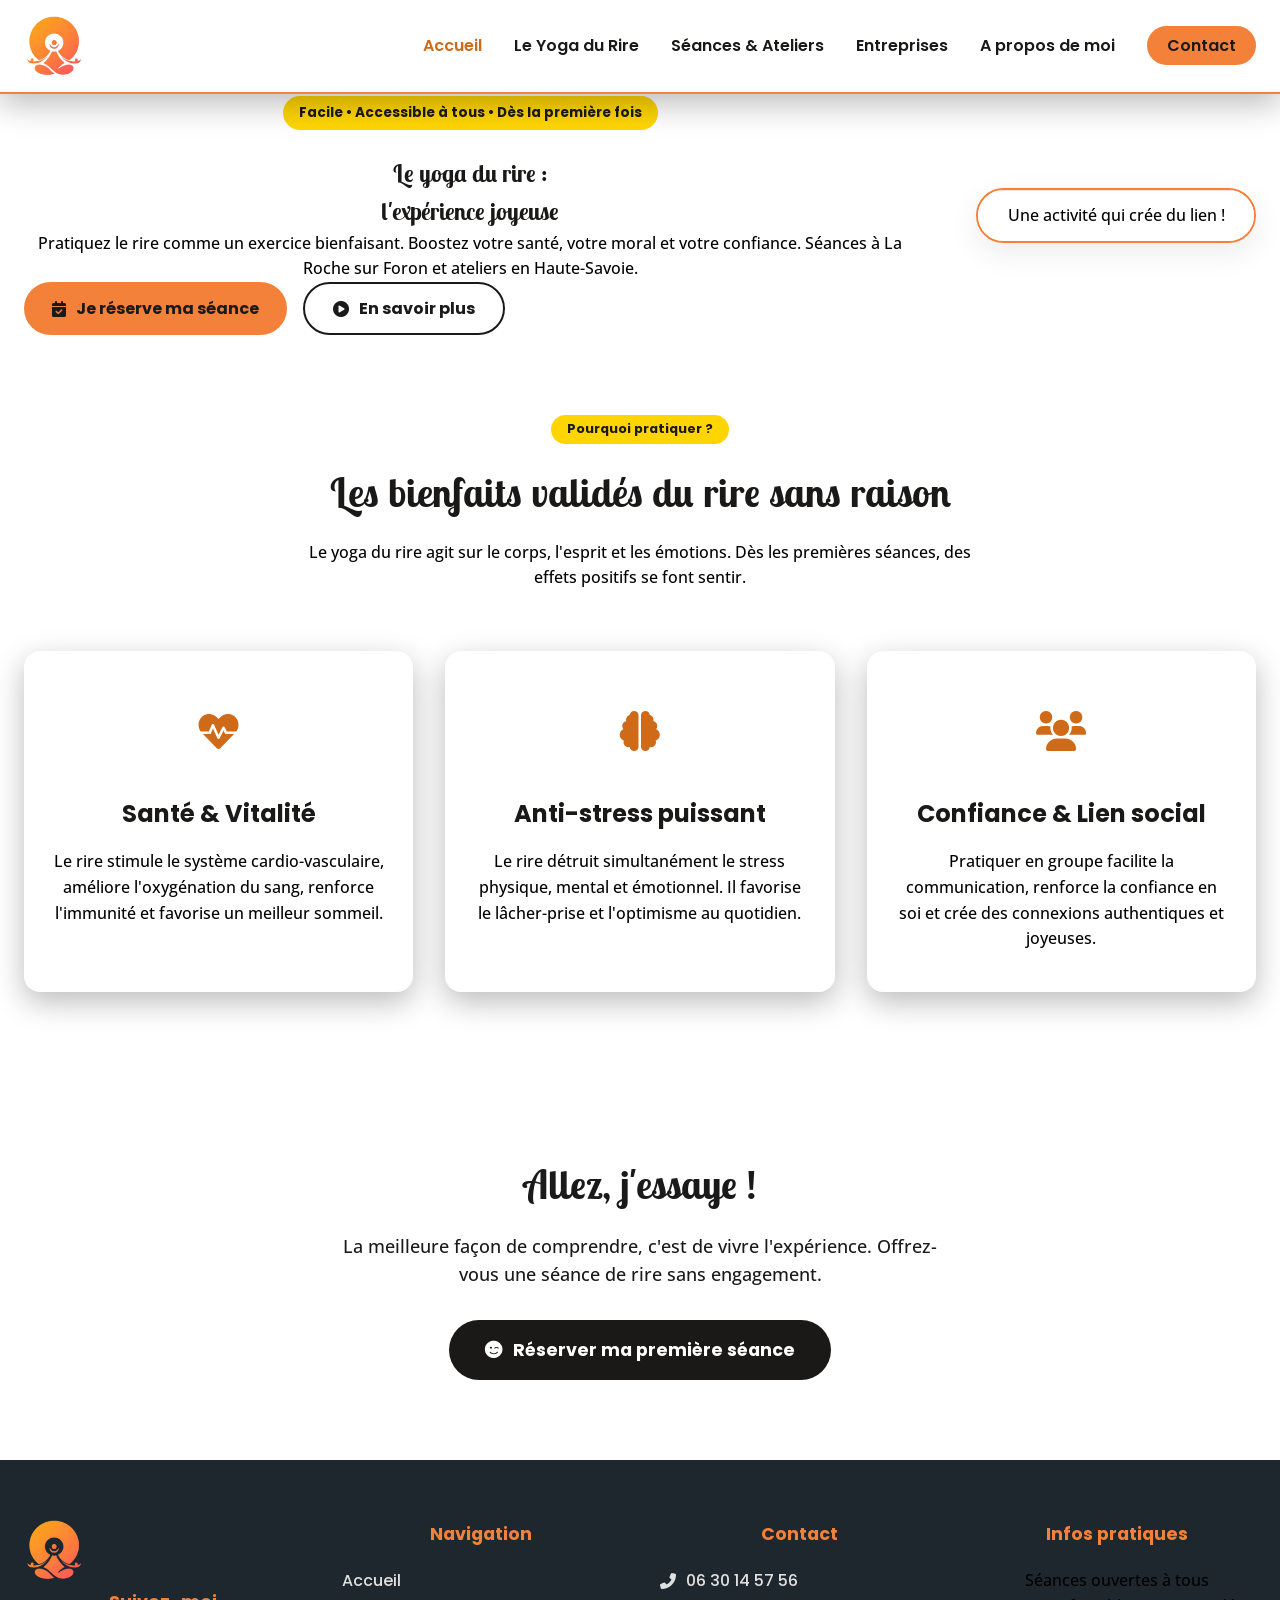
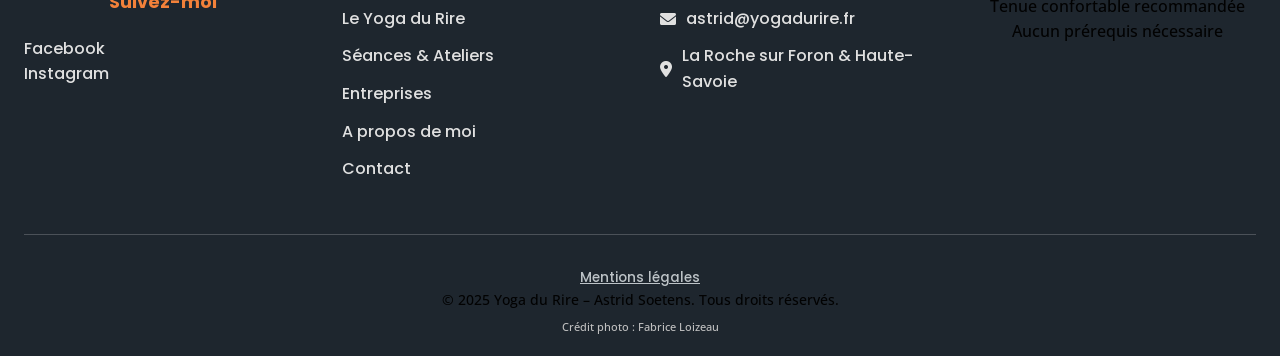
<file: index.html>
<!DOCTYPE html>
<html lang="fr">

<head>
    <meta charset="UTF-8">
    <meta name="viewport" content="width=device-width, initial-scale=1.0, viewport-fit=cover">

    <!-- META DESCRIPTION -->
    <meta name="description"
        content="Yoga du Rire à La Roche sur Foron et Haute-Savoie. Pratique accessible, sans humour, pour la santé, la joie et la confiance en soi. Ateliers avec Astrid Soetens.">
    <meta name="keywords"
        content="yoga du rire, haute-savoie, la roche sur foron, rire thérapie, bien-être, astrid soetens">
    <meta name="author" content="Astrid Soetens - Yoga du Rire">
    <meta name="robots" content="index, follow">
    <meta name="revisit-after" content="7 days">

    <!-- TITLE -->
    <title>Yoga du Rire – Astrid Soetens | Rire pour mieux vivre en Haute-Savoie</title>

    <!-- ==================== OPEN GRAPH / FACEBOOK ==================== -->
    <meta property="og:type" content="website">
    <meta property="og:url" content="https://yogadurire.fr/">
    <meta property="og:title" content="Yoga du Rire – Astrid Soetens | Rire pour mieux vivre en Haute-Savoie">
    <meta property="og:description"
        content="Pratiquez le yoga du rire à La Roche sur Foron et Haute-Savoie. Séances hebdomadaires, ateliers en entreprise et visio. Accessible à tous, sans humour, pour la santé et la joie.">
    <meta property="og:image" content="https://yogadurire.fr/img/og-image.jpg">
    <meta property="og:image:width" content="1200">
    <meta property="og:image:height" content="630">
    <meta property="og:image:alt" content="Astrid Soetens animant une séance de yoga du rire">
    <meta property="og:locale" content="fr_FR">
    <meta property="og:site_name" content="Yoga du Rire - Astrid Soetens">
    <!-- ==================== FAVICONS ==================== -->
    <link rel="icon" type="image/svg+xml" href="img/favicon.svg">
    <link rel="alternate icon" href="img/favicon.ico">
    <link rel="icon" type="image/png" sizes="16x16" href="img/favicon-16x16.png">
    <link rel="icon" type="image/png" sizes="32x32" href="img/favicon-32x32.png">
    <link rel="apple-touch-icon" sizes="180x180" href="img/apple-touch-icon.png">

    <meta name="msapplication-TileColor" content="#f3813a">
    <meta name="theme-color" content="#f3813a">

    <!-- ==================== SCHEMA.ORG JSON-LD ==================== -->
    <script type="application/ld+json">
{
  "@context": "https://schema.org",
  "@type": "LocalBusiness",
  "name": "Yoga du Rire - Astrid Soetens",
  "alternateName": "Yoga du Rire Haute-Savoie",
  "description": "Animatrice certifiée de yoga du rire en Haute-Savoie. Séances hebdomadaires à La Roche sur Foron, ateliers en entreprise et séances en visioconférence.",
  "url": "https://yogadurire.fr/",
  "logo": "https://yogadurire.fr/img/logo.png",
  "image": "https://yogadurire.fr/img/astrid-soetens.webp",
  "telephone": "+33630145756",
  "email": "astrid@yogadurire.fr",
  "priceRange": "€ (participation libre)",
  "address": {
    "@type": "PostalAddress",
    "streetAddress": "156 Avenue Charles de Gaulle",
    "addressLocality": "La Roche sur Foron",
    "postalCode": "74800",
    "addressRegion": "Haute-Savoie",
    "addressCountry": "FR"
  },
  "sameAs": [
    "https://www.facebook.com/YogaRireAstridSoetens",
    "https://www.instagram.com/astridyogadurire/"
  ],
  "hasOfferCatalog": {
    "@type": "OfferCatalog",
    "name": "Services de yoga du rire",
    "itemListElement": [
      {
        "@type": "Offer",
        "itemOffered": {
          "@type": "Service",
          "name": "Séances hebdomadaires de yoga du rire",
          "description": "Séances collectives à La Roche sur Foron pour pratiquer le rire comme exercice de bien-être.",
          "provider": {
            "@type": "Person",
            "name": "Astrid Soetens"
          },
          "areaServed": {
            "@type": "City",
            "name": "La Roche sur Foron"
          },
          "audience": {
            "@type": "PeopleAudience",
            "suggestedGender": "Unisex",
            "suggestedMinAge": 18
          }
        }
      },
      {
        "@type": "Offer",
        "itemOffered": {
          "@type": "Service",
          "name": "Ateliers yoga du rire en entreprise",
          "description": "Ateliers sur mesure pour entreprises et associations, pour renforcer la cohésion d'équipe et réduire le stress.",
          "provider": {
            "@type": "Person",
            "name": "Astrid Soetens"
          },
          "areaServed": {
            "@type": "AdministrativeArea",
            "name": "Haute-Savoie"
          }
        }
      },
      {
        "@type": "Offer",
        "itemOffered": {
          "@type": "Service",
          "name": "Séances de yoga du rire en visioconférence",
          "description": "Pratiquez le yoga du rire depuis chez vous, en groupe ou en individuel.",
          "provider": {
            "@type": "Person",
            "name": "Astrid Soetens"
          },
          "availableChannel": {
            "@type": "ServiceChannel",
            "serviceUrl": "https://zoom.us/",
            "availableLanguage": {
              "@type": "Language",
              "name": "Français"
            }
          }
        }
      }
    ]
  },
  "makesOffer": [
    {
      "@type": "Offer",
      "itemOffered": {
        "@type": "Service",
        "name": "Séance découverte de yoga du rire"
      },
      "price": "0",
      "priceCurrency": "EUR",
      "availability": "https://schema.org/InStock"
    }
  ]
}
</script>

    <!-- FONTS & CSS -->
    <link rel="preconnect" href="https://fonts.googleapis.com">
    <link rel="preconnect" href="https://fonts.gstatic.com" crossorigin>
    <link href="https://fonts.googleapis.com/css2?family=Lobster+Two:ital,wght@0,400;0,700;1,400;1,700&display=swap"
        rel="stylesheet">
    <link
        href="https://fonts.googleapis.com/css2?family=Poppins:wght@400;500;600;700;800&family=Open+Sans:wght@300;400;500;600;700&display=swap"
        rel="stylesheet">
    <link rel="stylesheet" href="https://cdnjs.cloudflare.com/ajax/libs/font-awesome/6.0.0-beta3/css/all.min.css">
    <link rel="stylesheet" href="css/main.min.css">

    <!-- FAVICON -->
    <link rel="icon" type="image/png" href="img/favicon.png">
    <link rel="apple-touch-icon" href="img/apple-touch-icon.png">

    <!-- CANONICAL URL -->
    <link rel="canonical" href="https://yogadurire.fr/">

    <!-- ALTERNATE LANGUAGES -->
    <link rel="alternate" hreflang="fr" href="https://yogadurire.fr/">
    <!-- ==================== WHATSAPP / LINKEDIN ==================== -->
    <meta property="og:image:alt" content="Yoga du Rire avec Astrid Soetens - Le rire pour mieux vivre">

</head>

<body>

    <a href="#main-content" class="skip-link">Aller au contenu principal</a>

    <!-- ==================== HEADER / NAVIGATION ==================== -->
    <header class="header">
        <div class="container">
            <div class="logo">
                <a href="index.html">
                    <img src="img/logo.png" alt="Logo Yoga du Rire Astrid Soetens" class="logo-yoga">
                </a>
            </div>
            <nav class="navbar">
                <ul class="nav-menu">
                    <li><a href="index.html" class="active">Accueil</a></li>
                    <li><a href="yoga-du-rire.html">Le Yoga du Rire</a></li>
                    <li><a href="seances.html">Séances & Ateliers</a></li>
                    <li><a href="entreprises.html">Entreprises</a></li>
                    <li><a href="a-propos.html">A propos de moi</a></li>
                    <li><a href="contact.html" class="btn-nav">Contact</a></li>
                </ul>
                <div class="hamburger">
                    <span></span>
                    <span></span>
                    <span></span>
                </div>
            </nav>
        </div>
    </header>
    <main id="main-content">
        <!-- ==================== SECTION HERO ==================== -->
        <section class="page-hero">
            <div class="container">
                <div class="hero-wrapper">
                    <div class="hero-content">
                        <span class="hero-badge">Facile • Accessible à tous • Dès la première fois</span>
                        <h1>Le yoga du rire :<br>l'expérience joyeuse</h1>
                        <p>Pratiquez le rire comme un exercice bienfaisant. Boostez votre santé, votre moral et votre
                            confiance. Séances à La Roche sur Foron et ateliers en Haute-Savoie.</p>
                        <div class="hero-buttons">
                            <a href="contact.html" class="btn btn-primary"><i class="fas fa-calendar-check"></i> Je
                                réserve ma séance</a>
                            <a href="yoga-du-rire.html" class="btn btn-secondary"><i class="fas fa-play-circle"></i> En
                                savoir plus</a>
                        </div>
                    </div>

                    <div class="videos-grid">
                        <div class="video-container">
                            <div class="video-crop-wrapper">
                                <div class="instagram-cropped">
                                    <iframe class="instagram-media instagram-media-rendered"
                                        title="Vidéo Instagram - Témoignage"
                                        src="https://www.instagram.com/reel/DOQ8oOCDPMs/embed/captioned/?cr=1&amp;v=14&amp;wp=600&amp;rd=http%3A%2F%2F127.0.0.1%3A5500&amp;rp=%2Findex.html#%7B%22ci%22%3A0%2C%22os%22%3A142.10000014305115%2C%22ls%22%3A58.200000047683716%2C%22le%22%3A111.80000019073486%7D"
                                        allowfullscreen></iframe>
        <div>


                                                    </div>
                                                </div>
                                            </div>
                                    <script async src="//www.instagram.com/embed.js"></script>
                          
                            <div class="video-credit-link">
                                <p> Une activité qui crée du lien !</p>

                                            </div>
                                        </div>
                                    </div>
                                </div>
                            </div>
                       
        </section>

        <!-- ==================== SECTION BIENFAITS ==================== -->
        <section class="benefits">
            <div class="container">
                <div class="section-header">
                    <span class="section-tag">Pourquoi pratiquer ?</span>
                    <h2>Les bienfaits validés du rire sans raison</h2>
                    <p>Le yoga du rire agit sur le corps, l'esprit et les émotions. Dès les premières séances, des
                        effets positifs se font sentir.</p>
                </div>
                <div class="benefits-grid">
                    <div class="benefit-card">
                        <div class="benefit-icon"><i class="fas fa-heartbeat"></i></div>
                        <h3>Santé & Vitalité</h3>
                        <p>Le rire stimule le système cardio-vasculaire, améliore l'oxygénation du sang, renforce
                            l'immunité et favorise un meilleur sommeil.</p>
                    </div>
                    <div class="benefit-card">
                        <div class="benefit-icon"><i class="fas fa-brain"></i></div>
                        <h3>Anti-stress puissant</h3>
                        <p>Le rire détruit simultanément le stress physique, mental et émotionnel. Il favorise le
                            lâcher-prise et l'optimisme au quotidien.</p>
                    </div>
                    <div class="benefit-card">
                        <div class="benefit-icon"><i class="fas fa-users"></i></div>
                        <h3>Confiance & Lien social</h3>
                        <p>Pratiquer en groupe facilite la communication, renforce la confiance en soi et crée des
                            connexions authentiques et joyeuses.</p>
                    </div>
                </div>
            </div>
        </section>

        <!-- ==================== SECTION CTA FINAL ==================== -->
        <section class="cta">
            <div class="container">
                <div class="cta-content">
                    <h2>Allez, j'essaye !</h2>
                    <p>La meilleure façon de comprendre, c'est de vivre l'expérience. Offrez-vous une séance de rire
                        sans engagement.</p>
                    <a href="contact.html" class="btn btn-primary btn-large"><i class="fas fa-smile-wink"></i> Réserver
                        ma première séance</a>
                </div>
            </div>
        </section>
    </main>
    <!-- ==================== FOOTER ==================== -->
    <footer class="footer">
        <div class="container">
            <div class="footer-grid">
                <div class="footer-col">
                    <div class="footer-logo"><img src="img/logo.png" alt="Logo Yoga du Rire Astrid Soetens"
                            class="logo-yoga"></div>
                    <h3>Suivez-moi</h3>
                    <div class="social-link"><a href="https://www.facebook.com/YogaRireAstridSoetens">Facebook</a></div>
                    <div class="social-link"><a href="https://www.instagram.com/astridyogadurire/">Instagram</a></div>
                </div>
                <div class="footer-col">
                    <h4>Navigation</h4>
                    <ul>
                        <li><a href="index.html">Accueil</a></li>
                        <li><a href="yoga-du-rire.html">Le Yoga du Rire</a></li>
                        <li><a href="seances.html">Séances & Ateliers</a></li>
                        <li><a href="entreprises.html">Entreprises</a></li>
                        <li><a href="a-propos.html">A propos de moi</a></li>
                        <li><a href="contact.html">Contact</a></li>
                    </ul>
                </div>
                <div class="footer-col">
                    <h4>Contact</h4>
                    <ul class="contact-info">
                        <li><i class="fas fa-phone-alt"></i> <a href="tel:+33630145756">06 30 14 57 56</a></li>
                        <li><i class="fas fa-envelope"></i> <a
                                href="mailto:astrid@yogadurire.fr">astrid@yogadurire.fr</a></li>
                        <li><i class="fas fa-map-marker-alt"></i> La Roche sur Foron & Haute-Savoie</li>
                    </ul>
                </div>
                <div class="footer-col">
                    <h4>Infos pratiques</h4>
                    <p>Séances ouvertes à tous<br>Tenue confortable recommandée<br>Aucun prérequis nécessaire</p>
                </div>
            </div>
            <div class="footer-bottom">
                <a href="mentions-legales.html" style="color:#BDC3C7;">Mentions légales</a>
                <p>&copy; 2025 Yoga du Rire – Astrid Soetens. Tous droits réservés.</p>
                <p class="credit-photo">Crédit photo : Fabrice Loizeau</p>
            </div>
        </div>
    </footer>

    <script type="module" src="js/main.js"></script>
</body>

</html>
</file>
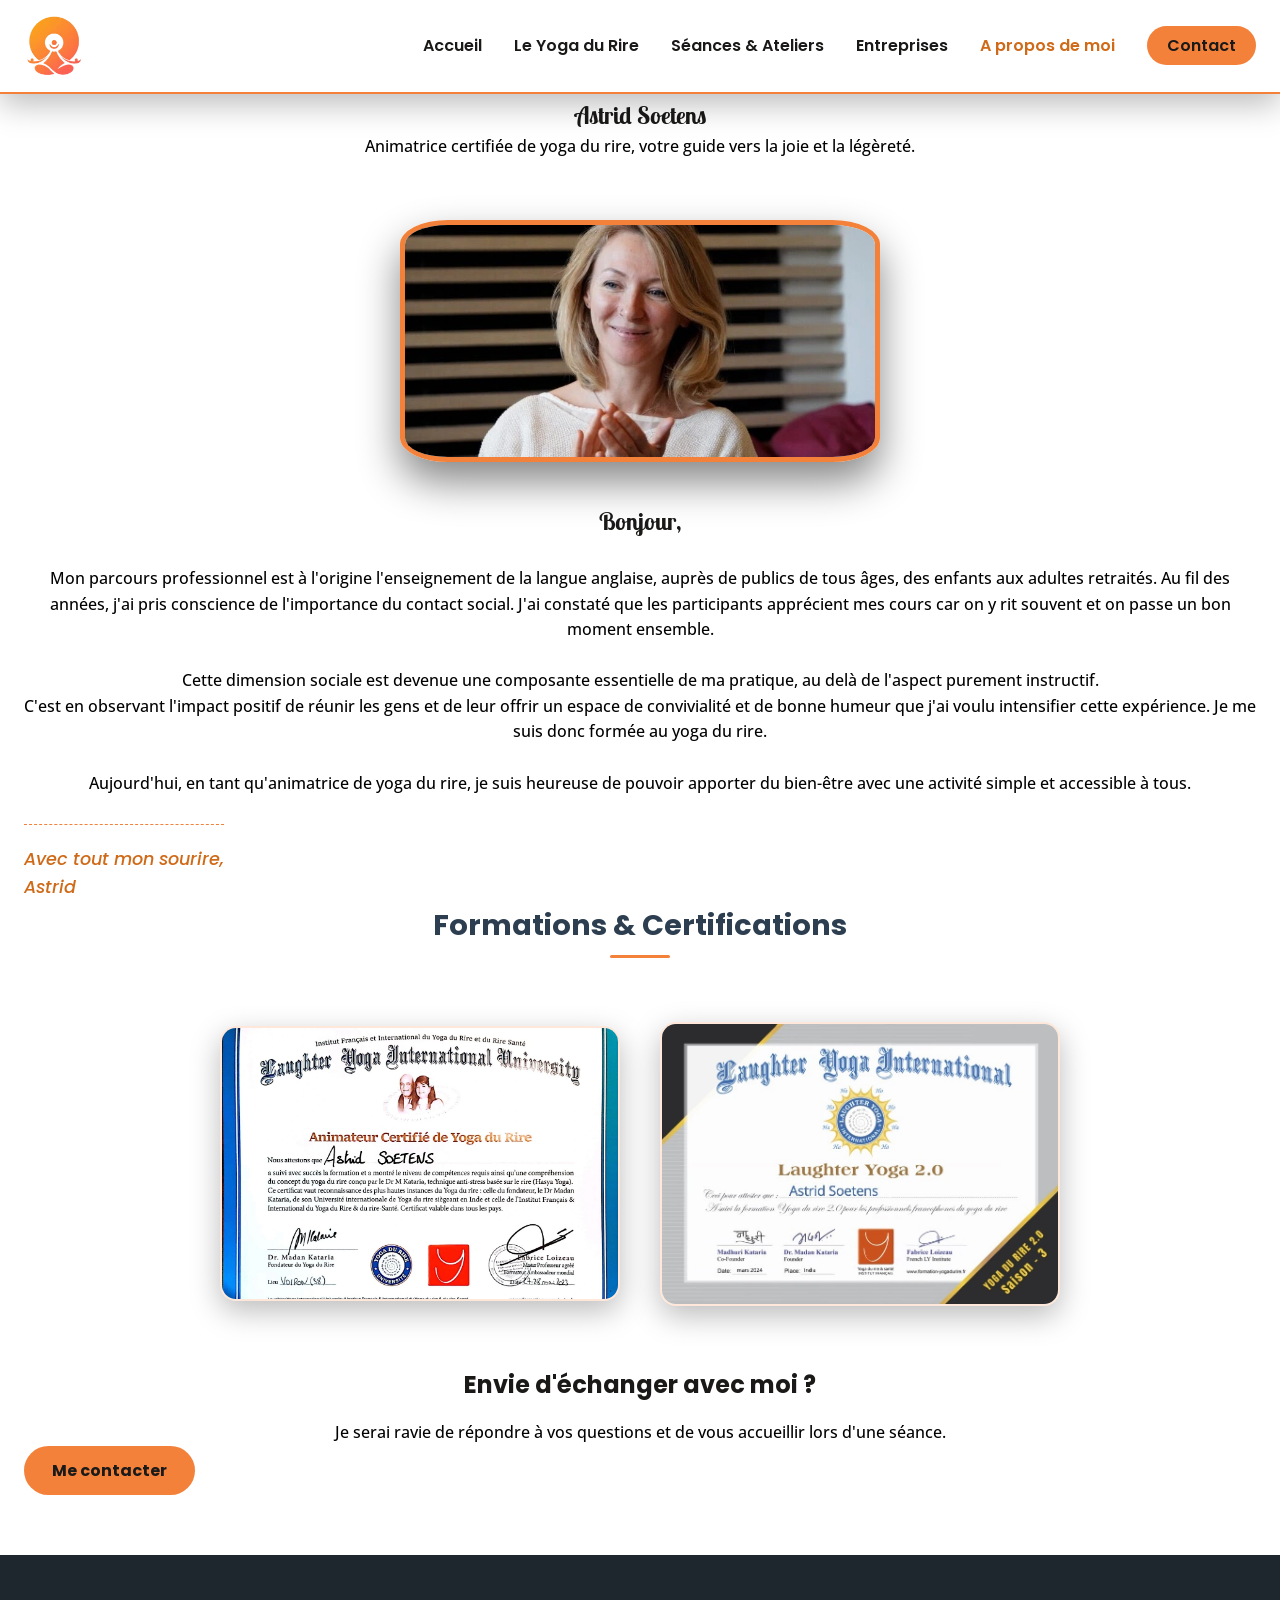
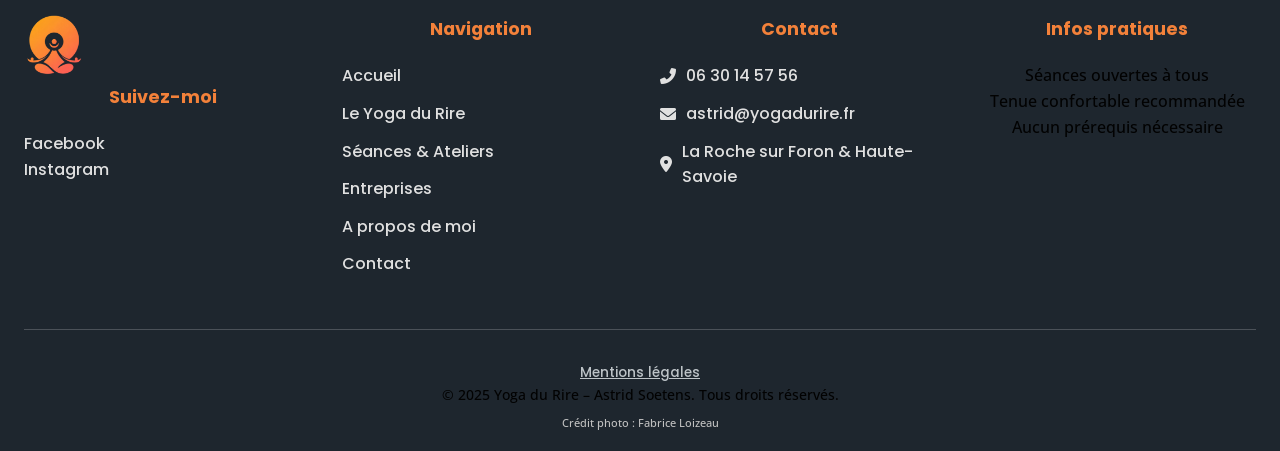
<file: a-propos.html>
<!DOCTYPE html>
<html lang="fr">
<head>
    <meta charset="UTF-8">
    <meta name="viewport" content="width=device-width, initial-scale=1.0, viewport-fit=cover">
    
    <!-- META DESCRIPTION -->
    <meta name="description" content="Yoga du Rire à La Roche sur Foron et Haute-Savoie. Pratique accessible, sans humour, pour la santé, la joie et la confiance en soi. Ateliers avec Astrid Soetens.">
    <meta name="keywords" content="yoga du rire, haute-savoie, la roche sur foron, rire thérapie, bien-être, astrid soetens">
    <meta name="author" content="Astrid Soetens - Yoga du Rire">
    <meta name="robots" content="index, follow">
    <meta name="revisit-after" content="7 days">
    
    <!-- TITLE -->
    <title>Yoga du Rire – Astrid Soetens | Rire pour mieux vivre en Haute-Savoie</title>
    
    <!-- ==================== OPEN GRAPH / FACEBOOK ==================== -->
    <meta property="og:type" content="website">
    <meta property="og:url" content="https://yogadurire.fr/">
    <meta property="og:title" content="Yoga du Rire – Astrid Soetens | Rire pour mieux vivre en Haute-Savoie">
    <meta property="og:description" content="Pratiquez le yoga du rire à La Roche sur Foron et Haute-Savoie. Séances hebdomadaires, ateliers en entreprise et visio. Accessible à tous, sans humour, pour la santé et la joie.">
    <meta property="og:image" content="https://yogadurire.fr/img/og-image.jpg">
    <meta property="og:image:width" content="1200">
    <meta property="og:image:height" content="630">
    <meta property="og:image:alt" content="Astrid Soetens animant une séance de yoga du rire">
    <meta property="og:locale" content="fr_FR">
    <meta property="og:site_name" content="Yoga du Rire - Astrid Soetens">
    <!-- ==================== FAVICONS ==================== -->
<link rel="icon" type="image/svg+xml" href="img/favicon.svg">
<link rel="alternate icon" href="img/favicon.ico">
<link rel="icon" type="image/png" sizes="16x16" href="img/favicon-16x16.png">
<link rel="icon" type="image/png" sizes="32x32" href="img/favicon-32x32.png">
<link rel="apple-touch-icon" sizes="180x180" href="img/apple-touch-icon.png">
<meta name="msapplication-TileColor" content="#f3813a">
<meta name="theme-color" content="#f3813a">
<script type="application/ld+json">
{
  "@context": "https://schema.org",
  "@type": "ProfilePage",
  "about": {
    "@type": "Person",
    "name": "Astrid Soetens",
    "jobTitle": "Animatrice certifiée de yoga du rire",
    "worksFor": {
      "@type": "Organization",
      "name": "Yoga du Rire - Astrid Soetens"
    },
    "alumniOf": "Formation certifiée de yoga du rire",
    "knowsAbout": ["Yoga du rire", "Bien-être", "Cohésion d'équipe", "Gestion du stress"],
    "image": "https://yogadurire.fr/img/astrid-soetens.webp",
    "sameAs": [
      "https://www.facebook.com/YogaRireAstridSoetens",
      "https://www.instagram.com/astridyogadurire/"
    ]
  }
}
</script>

    <!-- FONTS & CSS -->
    <link rel="preconnect" href="https://fonts.googleapis.com">
    <link rel="preconnect" href="https://fonts.gstatic.com" crossorigin>
    <link href="https://fonts.googleapis.com/css2?family=Lobster+Two:ital,wght@0,400;0,700;1,400;1,700&display=swap" rel="stylesheet">
    <link href="https://fonts.googleapis.com/css2?family=Poppins:wght@400;500;600;700;800&family=Open+Sans:wght@300;400;500;600;700&display=swap" rel="stylesheet">
    <link rel="stylesheet" href="https://cdnjs.cloudflare.com/ajax/libs/font-awesome/6.0.0-beta3/css/all.min.css">
 <link rel="stylesheet" href="css/main.min.css">    
    <!-- FAVICON -->
    <link rel="icon" type="image/png" href="img/favicon.png">
    <link rel="apple-touch-icon" href="img/apple-touch-icon.png">
    
    <!-- CANONICAL URL -->
    <link rel="canonical" href="https://yogadurire.fr/">
    
    <!-- ALTERNATE LANGUAGES -->
    <link rel="alternate" hreflang="fr" href="https://yogadurire.fr/">

<!-- ==================== WHATSAPP / LINKEDIN ==================== -->
<meta property="og:image:alt" content="Yoga du Rire avec Astrid Soetens - Le rire pour mieux vivre">
</head>
<body>
      <a href="#main-content" class="skip-link">Aller au contenu principal</a>
    <header class="header">
        <div class="container">
            <div class="logo"><a href="index.html">
                <img src="img/logo.png" alt="Logo Yoga du Rire Astrid Soetens" class="logo-yoga">
            </a></div>
            <nav class="navbar">
                <ul class="nav-menu">
                    <li><a href="index.html">Accueil</a></li>
                    <li><a href="yoga-du-rire.html">Le Yoga du Rire</a></li>
                    <li><a href="seances.html">Séances & Ateliers</a></li>
                    <li><a href="entreprises.html">Entreprises</a></li>
                    <li><a href="a-propos.html" class="active">A propos de moi</a></li>
                    <li><a href="contact.html" class="btn-nav">Contact</a></li>
                </ul>
                <div class="hamburger"><span></span><span></span><span></span></div>
            </nav>
        </div>
    </header>
<main id="main-content">
<section  class="page-hero">        <div class="container">
            <h1>Astrid Soetens</h1>
            <p>Animatrice certifiée de yoga du rire, votre guide vers la joie et la légèreté.</p>
        </div>
    </section>

    <section class="page-content">
        <div class="container">
            <div class="about-photo">
                <div class="photo-placeholder">
                    <img src="img/astrid-soetens.webp" alt="Astrid Soetens, animatrice de yoga du rire en Haute-Savoie" class="about-image">
                </div>
            </div>
            <div class="about-grid">
                <div class="session-card featured">
                    <h2>Bonjour,</h2><br>
                    <p>Mon parcours professionnel est à l'origine l'enseignement de la langue anglaise, auprès de publics de tous âges, des enfants aux adultes retraités. Au fil des années, j'ai pris conscience de l'importance du contact social. J'ai constaté que les participants apprécient mes cours car on y rit souvent et on passe un bon moment ensemble.</p><br>
                    <p>Cette dimension sociale est devenue une composante essentielle de ma pratique, au delà de l'aspect purement instructif.</p>
                    <p>C'est en observant l'impact positif de réunir les gens et de leur offrir un espace de convivialité et de bonne humeur que j'ai voulu intensifier cette expérience. Je me suis donc formée au yoga du rire.</p><br>
                    <p>Aujourd'hui, en tant qu'animatrice de yoga du rire, je suis heureuse de pouvoir apporter du bien-être avec une activité simple et accessible à tous.</p>
                    <div class="signature">Avec tout mon sourire,<br>Astrid</div>
                </div>
            </div>

            <div class="certifications">
                <h3>Formations & Certifications</h3>
                <div class="cert-grid">
                    <img src="img/diplome.webp" alt="Diplôme de yoga du rire - Astrid Soetens" class="cert-image">
                    <img src="img/certificat.webp" alt="Certification d'animatrice yoga du rire" class="cert-image">
                </div>
            </div>

            <div class="contact-reminder">
                <h3>Envie d'échanger avec moi ?</h3>
                <p>Je serai ravie de répondre à vos questions et de vous accueillir lors d'une séance.</p>
                <a href="contact.html" class="btn btn-primary">Me contacter</a>
            </div>
        </div>
    </section>
</main>
    <footer class="footer">
        <div class="container">
            <div class="footer-grid">
                <div class="footer-col">
                    <div class="footer-logo"> <img src="img/logo.png" alt="Logo Yoga du Rire Astrid Soetens" class="logo-yoga"></div>
                    <h4>Suivez-moi</h4>
                    <div class="social-link"><a href="https://www.facebook.com/YogaRireAstridSoetens">Facebook</a></div> 
                    <div class="social-link"><a href="https://www.instagram.com/astridyogadurire/">Instagram</a></div>
                </div>
                <div class="footer-col">
                    <h4>Navigation</h4>
                    <ul>
                        <li><a href="index.html">Accueil</a></li>
                        <li><a href="yoga-du-rire.html">Le Yoga du Rire</a></li>
                        <li><a href="seances.html">Séances & Ateliers</a></li>
                        <li><a href="entreprises.html">Entreprises</a></li>
                        <li><a href="a-propos.html">A propos de moi</a></li>
                        <li><a href="contact.html">Contact</a></li>
                    </ul>
                </div>
                <div class="footer-col">
                    <h4>Contact</h4>
                    <ul class="contact-info">
                        <li><i class="fas fa-phone-alt"></i> <a href="tel:+33630145756">06 30 14 57 56</a></li>
                        <li><i class="fas fa-envelope"></i> <a href="mailto:astrid@yogadurire.fr">astrid@yogadurire.fr</a></li>
                        <li><i class="fas fa-map-marker-alt"></i> La Roche sur Foron & Haute-Savoie</li>
                    </ul>
                </div>
                <div class="footer-col">
                    <h4>Infos pratiques</h4>
                    <p>Séances ouvertes à tous<br>Tenue confortable recommandée<br>Aucun prérequis nécessaire</p>
                </div>
            </div>
            <div class="footer-bottom">
                <a href="mentions-legales.html" style="color:#BDC3C7;">Mentions légales</a>
                <p>&copy; 2025 Yoga du Rire – Astrid Soetens. Tous droits réservés.</p>
                <p class="credit-photo">Crédit photo : Fabrice Loizeau</p>
            </div>
        </div>
    </footer>

    <script type="module" src="js/main.js"></script>
</body>
</html>
</file>
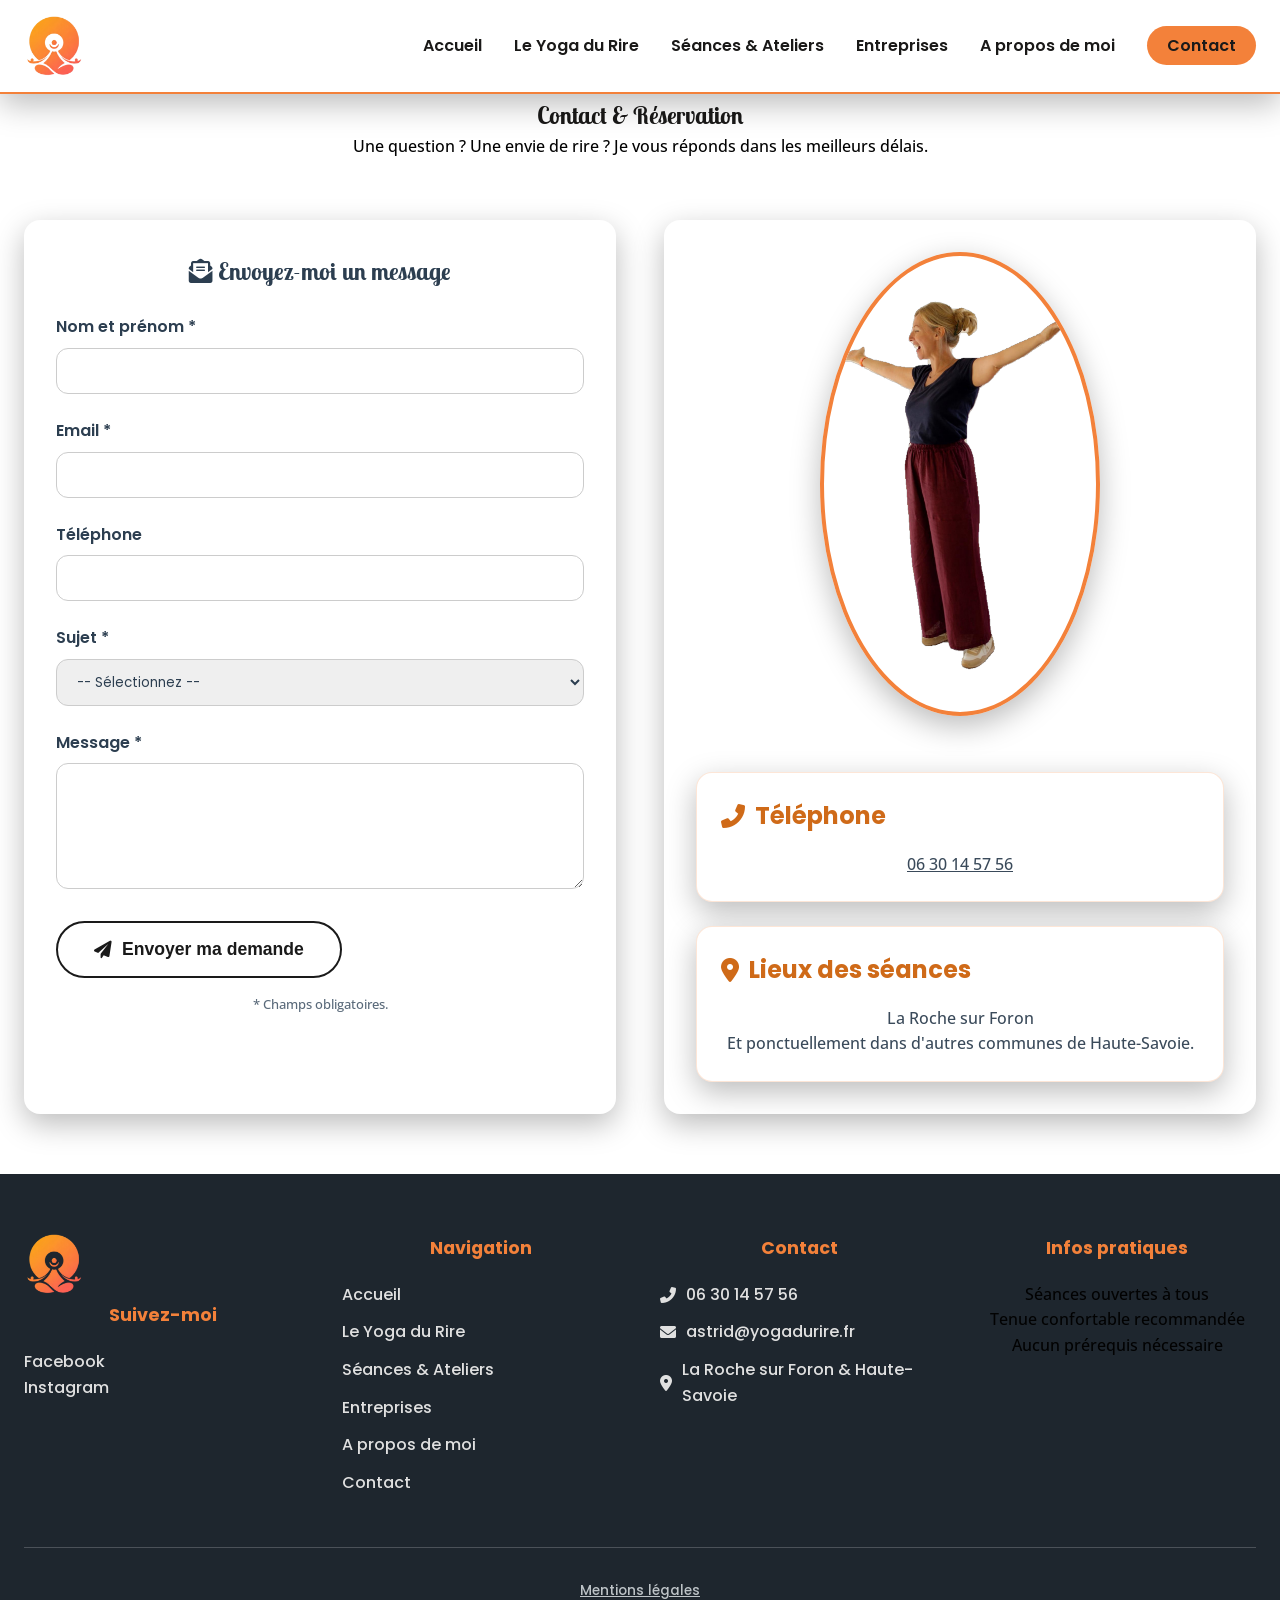
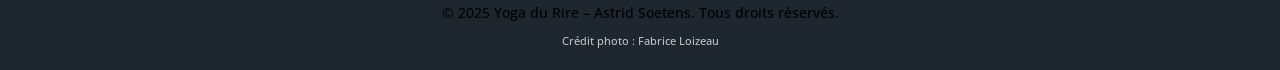
<file: contact.html>
<!DOCTYPE html>
<html lang="fr">
<head>
    <meta charset="UTF-8">
    <meta name="viewport" content="width=device-width, initial-scale=1.0, viewport-fit=cover">
    
    <!-- META DESCRIPTION -->
    <meta name="description" content="Yoga du Rire à La Roche sur Foron et Haute-Savoie. Pratique accessible, sans humour, pour la santé, la joie et la confiance en soi. Ateliers avec Astrid Soetens.">
    <meta name="keywords" content="yoga du rire, haute-savoie, la roche sur foron, rire thérapie, bien-être, astrid soetens">
    <meta name="author" content="Astrid Soetens - Yoga du Rire">
    <meta name="robots" content="index, follow">
    <meta name="revisit-after" content="7 days">
    
    <title>Yoga du Rire – Astrid Soetens | Rire pour mieux vivre en Haute-Savoie</title>
    
    <!-- Open Graph -->
    <meta property="og:type" content="website">
    <meta property="og:url" content="https://yogadurire.fr/">
    <meta property="og:title" content="Yoga du Rire – Astrid Soetens | Rire pour mieux vivre en Haute-Savoie">
    <meta property="og:description" content="Pratiquez le yoga du rire à La Roche sur Foron et Haute-Savoie. Séances hebdomadaires, ateliers en entreprise et visio. Accessible à tous, sans humour, pour la santé et la joie.">
    <meta property="og:image" content="https://yogadurire.fr/img/og-image.jpg">
    <meta property="og:image:width" content="1200">
    <meta property="og:image:height" content="630">
    <meta property="og:image:alt" content="Astrid Soetens animant une séance de yoga du rire">
    <meta property="og:locale" content="fr_FR">
    <meta property="og:site_name" content="Yoga du Rire - Astrid Soetens">

    <!-- Favicons -->
    <link rel="icon" type="image/svg+xml" href="img/favicon.svg">
    <link rel="alternate icon" href="img/favicon.ico">
    <link rel="icon" type="image/png" sizes="16x16" href="img/favicon-16x16.png">
    <link rel="icon" type="image/png" sizes="32x32" href="img/favicon-32x32.png">
    <link rel="apple-touch-icon" sizes="180x180" href="img/apple-touch-icon.png">
    <link rel="manifest" href="img/site.webmanifest">
    <meta name="msapplication-TileColor" content="#f3813a">
    <meta name="theme-color" content="#f3813a">

    <!-- Données structurées -->
    <script type="application/ld+json">
    {
      "@context": "https://schema.org",
      "@type": "ContactPage",
      "name": "Contact et réservation",
      "description": "Contactez Astrid Soetens pour réserver une séance de yoga du rire ou poser une question.",
      "mainEntity": {
        "@type": "ContactPoint",
        "telephone": "+33630145756",
        "contactType": "Réservation",
        "email": "kspr1@hotmail.fr",
        "availableLanguage": ["French"],
        "contactOption": "TollFree",
        "areaServed": "FR"
      }
    }
    </script>

    <!-- Polices et CSS -->
    <link rel="preconnect" href="https://fonts.googleapis.com">
    <link rel="preconnect" href="https://fonts.gstatic.com" crossorigin>
    <link href="https://fonts.googleapis.com/css2?family=Lobster+Two:ital,wght@0,400;0,700;1,400;1,700&display=swap" rel="stylesheet">
    <link href="https://fonts.googleapis.com/css2?family=Poppins:wght@400;500;600;700;800&family=Open+Sans:wght@300;400;500;600;700&display=swap" rel="stylesheet">
    <link rel="stylesheet" href="https://cdnjs.cloudflare.com/ajax/libs/font-awesome/6.0.0-beta3/css/all.min.css">
    <link rel="stylesheet" href="css/main.min.css">
    
    <!-- Canonical -->
    <link rel="canonical" href="https://yogadurire.fr/">
    <link rel="alternate" hreflang="fr" href="https://yogadurire.fr/">
</head>
<body>
    <a href="#main-content" class="skip-link">Aller au contenu principal</a>

    <header class="header">
        <div class="container">
            <div class="logo">
                <a href="index.html">
                    <img src="img/logo.png" alt="Logo Yoga du Rire Astrid Soetens" class="logo-yoga">
                </a>
            </div>
            <nav class="navbar">
                <ul class="nav-menu">
                    <li><a href="index.html">Accueil</a></li>
                    <li><a href="yoga-du-rire.html">Le Yoga du Rire</a></li>
                    <li><a href="seances.html">Séances & Ateliers</a></li>
                    <li><a href="entreprises.html">Entreprises</a></li>
                    <li><a href="a-propos.html">A propos de moi</a></li>
                    <li><a href="contact.html" class="active btn-nav">Contact</a></li>
                </ul>
                <div class="hamburger"><span></span><span></span><span></span></div>
            </nav>
        </div>
    </header>

    <main id="main-content">
        <section class="page-hero">
            <div class="container">
                <h1>Contact & Réservation</h1>
                <p>Une question ? Une envie de rire ? Je vous réponds dans les meilleurs délais.</p>
            </div>
        </section>

        <section class="page-content">
            <div class="container">
                <div class="contact-grid">
                    <!-- Colonne gauche : Formulaire -->
                    <div class="contact-form-container">
                        <h2><i class="fas fa-envelope-open-text"></i> Envoyez-moi un message</h2>
                        
                        <div id="form-message" class="form-message"></div>
                        
                        <form id="contact-form">
                            <!-- Champ anti-spam invisible -->
                            <input type="text" name="_honey" style="display:none">

                            <div class="form-group">
                                <label for="name">Nom et prénom *</label>
                                <input type="text" id="name" name="name" required>
                            </div>
                            
                            <div class="form-group">
                                <label for="email">Email *</label>
                                <input type="email" id="email" name="email" required>
                            </div>
                            
                            <div class="form-group">
                                <label for="phone">Téléphone</label>
                                <input type="tel" id="phone" name="phone">
                            </div>
                            
                            <div class="form-group">
                                <label for="subject">Sujet *</label>
                                <select id="subject" name="subject" required>
                                    <option value="">-- Sélectionnez --</option>
                                    <option value="Réserver une séance hebdomadaire">Réserver une séance hebdomadaire</option>
                                    <option value="Demander un atelier ponctuel">Demander un atelier ponctuel</option>
                                    <option value="Animation entreprise / association">Animation entreprise / association</option>
                                    <option value="Demande d'information">Demande d'information</option>
                                </select>
                            </div>
                            
                            <div class="form-group">
                                <label for="message">Message *</label>
                                <textarea id="message" name="message" rows="5" required></textarea>
                            </div>
                            
                            <button type="submit" id="submit-btn" class="btn btn-secondary btn-large">
                                <i class="fas fa-paper-plane"></i> Envoyer ma demande
                            </button>
                            <p class="form-note">* Champs obligatoires.</p>
                        </form>
                    </div>
                    
                    <!-- Colonne droite : Photo + Infos -->
                    <div class="contact-info-container">
                        <div class="contact-photo">
                            <img src="img/astrid.webp" alt="Astrid Soetens, animatrice de yoga du rire en Haute-Savoie" class="about-image">
                        </div>
                        
                        <div class="contact-card">
                            <h3><i class="fas fa-phone-alt"></i> Téléphone</h3>
                            <p><a href="tel:+33630145756">06 30 14 57 56</a></p>
                        </div>
                        
                        <div class="contact-card">
                            <h3><i class="fas fa-map-marker-alt"></i> Lieux des séances</h3>
                            <p>La Roche sur Foron<br>Et ponctuellement dans d'autres communes de Haute-Savoie.</p>
                        </div>
                    </div>
                </div>
            </div>
        </section>
    </main>

    <footer class="footer">
        <div class="container">
            <div class="footer-grid">
                <div class="footer-col">
                    <div class="footer-logo">
                        <img src="img/logo.png" alt="Logo Yoga du Rire Astrid Soetens" class="logo-yoga">
                    </div>
                    <h4>Suivez-moi</h4>
                    <div class="social-link"><a href="https://www.facebook.com/YogaRireAstridSoetens">Facebook</a></div> 
                    <div class="social-link"><a href="https://www.instagram.com/astridyogadurire/">Instagram</a></div>
                </div>
                <div class="footer-col">
                    <h4>Navigation</h4>
                    <ul>
                        <li><a href="index.html">Accueil</a></li>
                        <li><a href="yoga-du-rire.html">Le Yoga du Rire</a></li>
                        <li><a href="seances.html">Séances & Ateliers</a></li>
                        <li><a href="entreprises.html">Entreprises</a></li>
                        <li><a href="a-propos.html">A propos de moi</a></li>
                        <li><a href="contact.html">Contact</a></li>
                    </ul>
                </div>
                <div class="footer-col">
                    <h4>Contact</h4>
                    <ul class="contact-info">
                        <li><i class="fas fa-phone-alt"></i> <a href="tel:+33630145756">06 30 14 57 56</a></li>
                        <li><i class="fas fa-envelope"></i> <a href="mailto:kspr1@hotmail.fr">astrid@yogadurire.fr</a></li>
                        <li><i class="fas fa-map-marker-alt"></i> La Roche sur Foron & Haute-Savoie</li>
                    </ul>
                </div>
                <div class="footer-col">
                    <h4>Infos pratiques</h4>
                    <p>Séances ouvertes à tous<br>Tenue confortable recommandée<br>Aucun prérequis nécessaire</p>
                </div>
            </div>
            <div class="footer-bottom">
                <a href="mentions-legales.html" style="color:#BDC3C7;">Mentions légales</a>
                <p>&copy; 2025 Yoga du Rire – Astrid Soetens. Tous droits réservés.</p>
                <p class="credit-photo">Crédit photo : Fabrice Loizeau</p>
            </div>
        </div>
    </footer>
    <script type="module" src="js/main.js"></script>

    <!-- Script autonome du formulaire -->
    <script>
        (function() {
            const form = document.getElementById('contact-form');
            const submitBtn = document.getElementById('submit-btn');
            const messageDiv = document.getElementById('form-message');

            if (!form || !submitBtn) return;

            form.addEventListener('submit', async (e) => {
                e.preventDefault();

                // Réinitialiser le message
                messageDiv.className = 'form-message';
                messageDiv.style.display = 'none';

                // Récupération des champs
                const name = document.getElementById('name').value.trim();
                const email = document.getElementById('email').value.trim();
                const phone = document.getElementById('phone').value.trim();
                const subject = document.getElementById('subject').value;
                const message = document.getElementById('message').value.trim();

                // Validation basique
                if (!name || !email || !subject || !message) {
                    showMessage('Veuillez remplir tous les champs obligatoires.', 'error');
                    return;
                }
                if (!/^[^\s@]+@[^\s@]+\.[^\s@]+$/.test(email)) {
                    showMessage('Veuillez entrer une adresse email valide.', 'error');
                    return;
                }

                // Désactiver le bouton et afficher le chargement
                const originalText = submitBtn.innerHTML;
                submitBtn.disabled = true;
                submitBtn.innerHTML = '<i class="fas fa-spinner fa-spin"></i> Envoi en cours...';

                try {
                    const response = await fetch('https://formspree.io/f/xovjweka', {
                        method: 'POST',
                        headers: {
                            'Content-Type': 'application/json',
                            'Accept': 'application/json'
                        },
                        body: JSON.stringify({ name, email, phone, subject, message })
                    });

                    if (response.ok) {
                        showMessage('✅ Votre message a bien été envoyé ! Je vous répondrai rapidement.', 'success');
                        form.reset();
                    } else {
                        const data = await response.json();
                        showMessage(data.error || 'Erreur lors de l\'envoi. Veuillez réessayer.', 'error');
                    }
                } catch (error) {
                    showMessage('Erreur réseau. Vérifiez votre connexion.', 'error');
                } finally {
                    submitBtn.disabled = false;
                    submitBtn.innerHTML = originalText;
                }
            });

            function showMessage(text, type) {
                messageDiv.innerHTML = text;
                messageDiv.className = `form-message ${type}`;
                messageDiv.style.display = 'block';
                if (type === 'success') {
                    setTimeout(() => { messageDiv.style.display = 'none'; }, 6000);
                }
            }
        })();
    </script>

    <!-- Styles des messages de formulaire (à adapter à votre charte) -->
    <style>
        .form-message {
            padding: 12px 18px;
            border-radius: 8px;
            margin-bottom: 20px;
            display: none;
            font-weight: 500;
        }
        .form-message.success {
            background: #d4edda;
            color: #155724;
            border: 1px solid #c3e6cb;
        }
        .form-message.error {
            background: #f8d7da;
            color: #721c24;
            border: 1px solid #f5c6cb;
        }
        /* Optionnel : style du bouton désactivé */
        #submit-btn:disabled {
            opacity: 0.7;
            cursor: not-allowed;
        }
    </style>
</body>
</html>
</file>
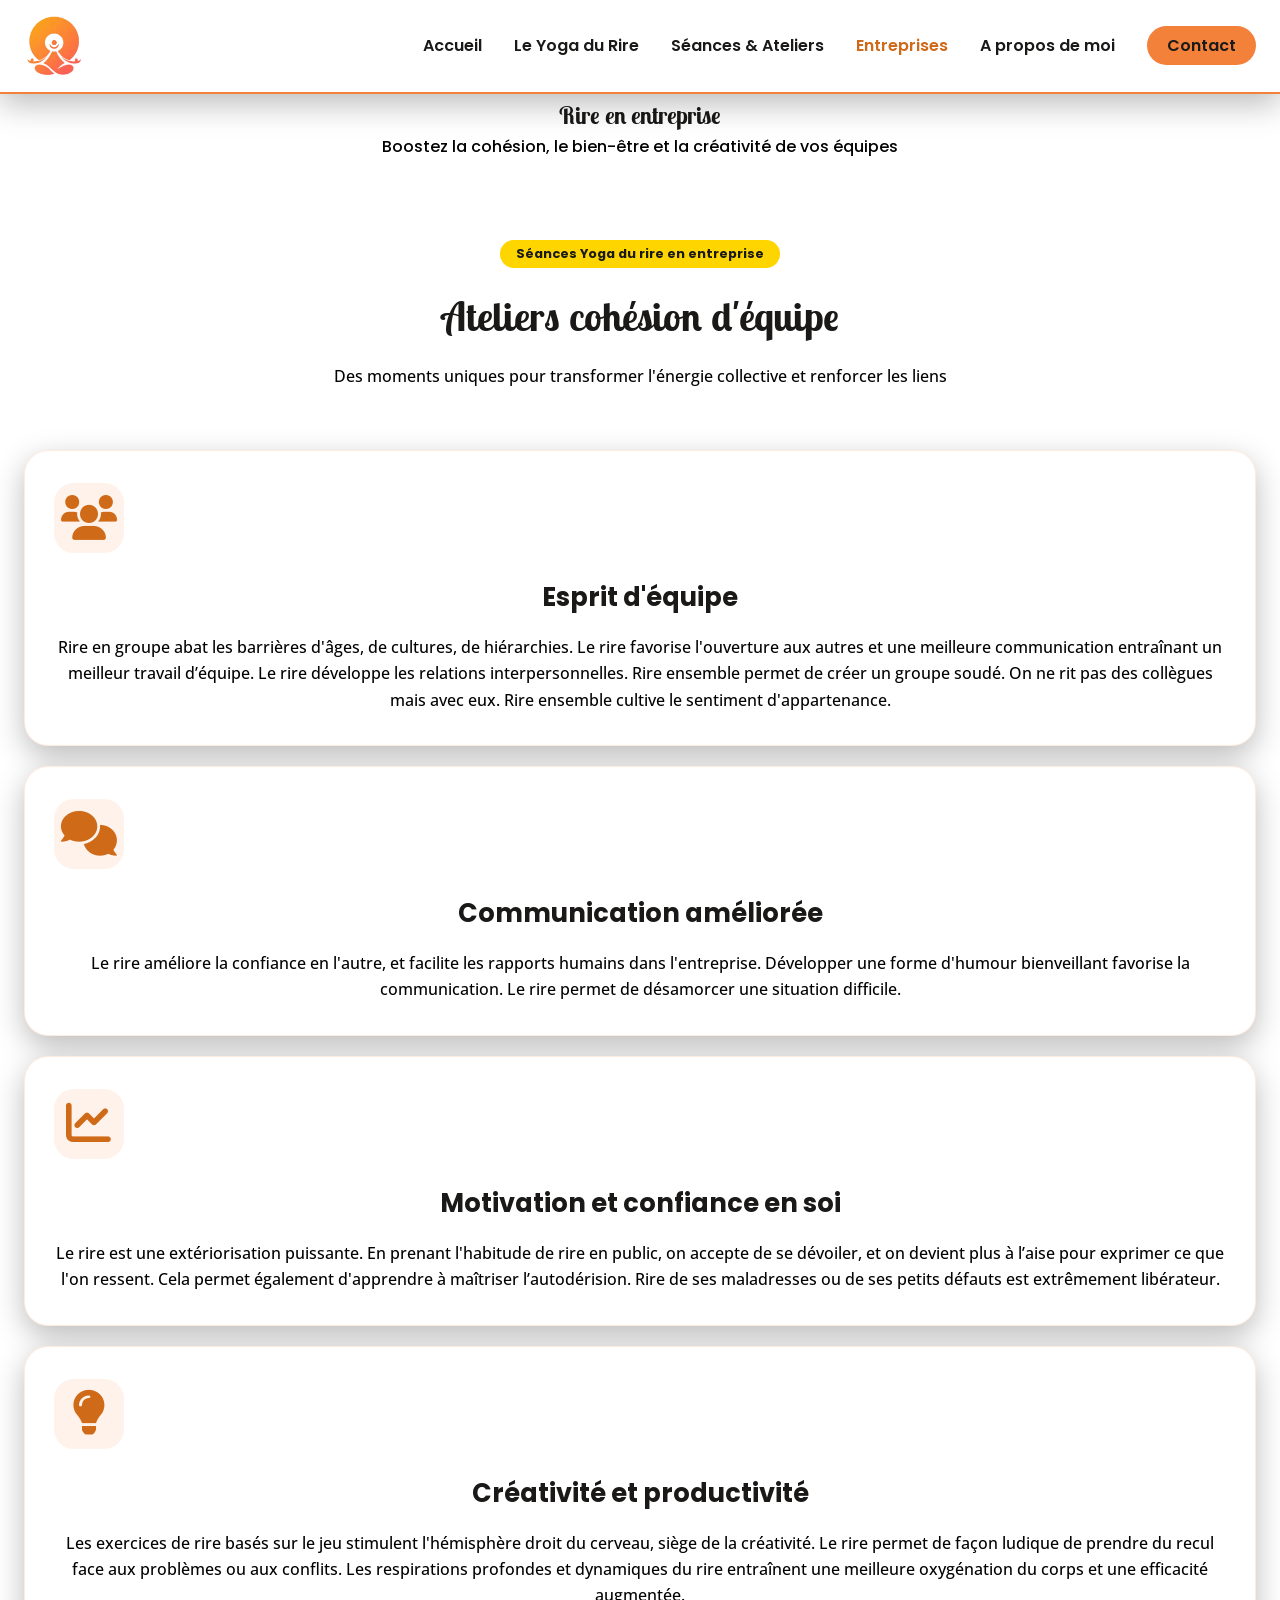
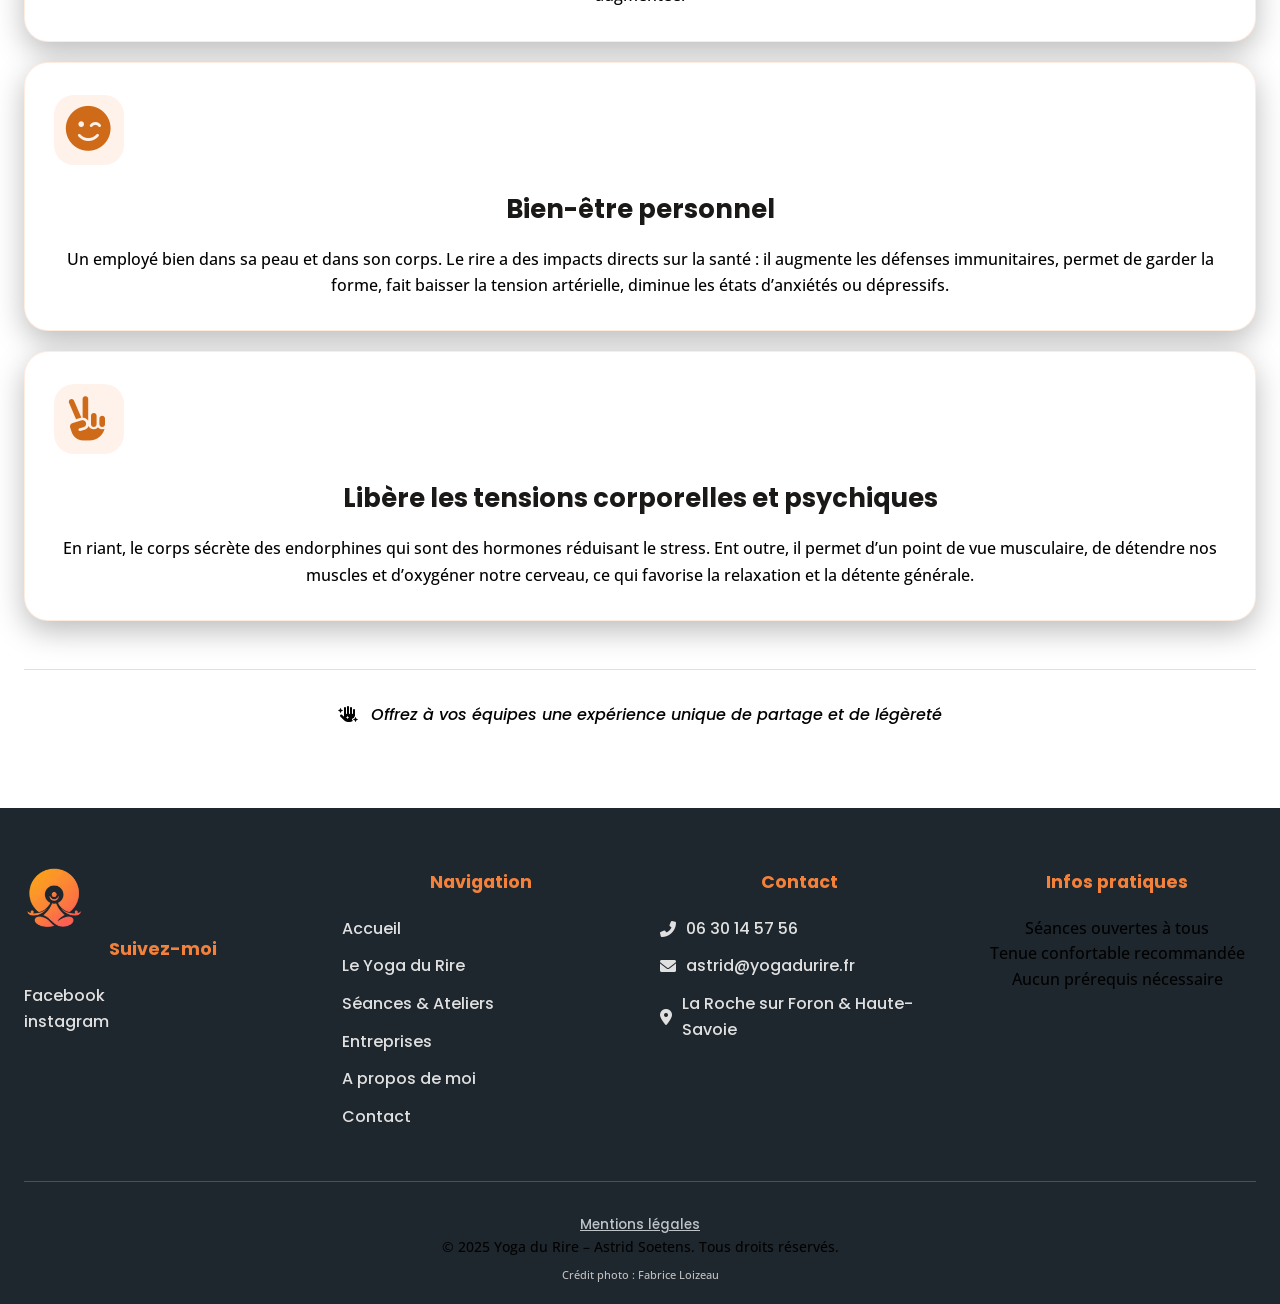
<file: entreprises.html>
<!DOCTYPE html>
<html lang="fr">
<head>
    <meta charset="UTF-8">
    <meta name="viewport" content="width=device-width, initial-scale=1.0, viewport-fit=cover">
    
    <!-- META DESCRIPTION -->
    <meta name="description" content="Yoga du Rire à La Roche sur Foron et Haute-Savoie. Pratique accessible, sans humour, pour la santé, la joie et la confiance en soi. Ateliers avec Astrid Soetens.">
    <meta name="keywords" content="yoga du rire, haute-savoie, la roche sur foron, rire thérapie, bien-être, astrid soetens">
    <meta name="author" content="Astrid Soetens - Yoga du Rire">
    <meta name="robots" content="index, follow">
    <meta name="revisit-after" content="7 days">
    
    <!-- TITLE -->
    <title>Yoga du Rire – Astrid Soetens | Rire pour mieux vivre en Haute-Savoie</title>
    
    <!-- ==================== OPEN GRAPH / FACEBOOK ==================== -->
    <meta property="og:type" content="website">
    <meta property="og:url" content="https://yogadurire.fr/">
    <meta property="og:title" content="Yoga du Rire – Astrid Soetens | Rire pour mieux vivre en Haute-Savoie">
    <meta property="og:description" content="Pratiquez le yoga du rire à La Roche sur Foron et Haute-Savoie. Séances hebdomadaires, ateliers en entreprise et visio. Accessible à tous, sans humour, pour la santé et la joie.">
    <meta property="og:image" content="https://yogadurire.fr/img/og-image.jpg">
    <meta property="og:image:width" content="1200">
    <meta property="og:image:height" content="630">
    <meta property="og:image:alt" content="Astrid Soetens animant une séance de yoga du rire">
    <meta property="og:locale" content="fr_FR">
    <meta property="og:site_name" content="Yoga du Rire - Astrid Soetens">
    <!-- ==================== FAVICONS ==================== -->
<link rel="icon" type="image/svg+xml" href="img/favicon.svg">
<link rel="alternate icon" href="img/favicon.ico">
<link rel="icon" type="image/png" sizes="16x16" href="img/favicon-16x16.png">
<link rel="icon" type="image/png" sizes="32x32" href="img/favicon-32x32.png">
<link rel="apple-touch-icon" sizes="180x180" href="img/apple-touch-icon.png">
<meta name="msapplication-TileColor" content="#f3813a">
<meta name="theme-color" content="#f3813a">
<script type="application/ld+json">
{
  "@context": "https://schema.org",
  "@type": "Service",
  "name": "Yoga du rire en entreprise",
  "serviceType": "Atelier bien-être et cohésion d'équipe",
  "description": "Ateliers de yoga du rire pour entreprises et associations. Pratique accessible sans humour, pour réduire le stress, améliorer la communication et renforcer la cohésion d'équipe.",
  "provider": {
    "@type": "LocalBusiness",
    "name": "Yoga du Rire - Astrid Soetens",
    "url": "https://yogadurire.fr/",
    "address": {
      "@type": "PostalAddress",
      "addressLocality": "La Roche sur Foron",
      "addressRegion": "Haute-Savoie",
      "addressCountry": "FR"
    }
  },
  "areaServed": {
    "@type": "State",
    "name": "Haute-Savoie"
  },
  "audience": {
    "@type": "BusinessAudience",
    "audienceType": "Entreprises et associations"
  },
  "potentialAction": {
    "@type": "ReserveAction",
    "name": "Réserver un atelier",
    "target": {
      "@type": "EntryPoint",
      "urlTemplate": "https://yogadurire.fr/contact.html",
      "inLanguage": "fr",
      "actionPlatform": [
        "http://schema.org/DesktopWebPlatform",
        "http://schema.org/MobileWebPlatform"
      ]
    }
  },
  "hasOfferCatalog": {
    "@type": "OfferCatalog",
    "name": "Prestations yoga du rire pour entreprises",
    "itemListElement": [
      {
        "@type": "Offer",
        "itemOffered": {
          "@type": "Service",
          "name": "Atelier découverte",
          "description": "Séance d'1h30 pour découvrir le yoga du rire en entreprise"
        },
        "price": "Sur devis",
        "priceCurrency": "EUR"
      },
      {
        "@type": "Offer",
        "itemOffered": {
          "@type": "Service",
          "name": "Programme bien-être",
          "description": "Séances régulières sur plusieurs semaines"
        },
        "price": "Sur devis",
        "priceCurrency": "EUR"
      },
      {
        "@type": "Offer",
        "itemOffered": {
          "@type": "Service",
          "name": "Team Building",
          "description": "Demi-journée ou journée complète dédiée à la cohésion d'équipe"
        },
        "price": "Sur devis",
        "priceCurrency": "EUR"
      }
    ]
  }
}
</script>
    <!-- FONTS & CSS -->
    <link rel="preconnect" href="https://fonts.googleapis.com">
    <link rel="preconnect" href="https://fonts.gstatic.com" crossorigin>
    <link href="https://fonts.googleapis.com/css2?family=Lobster+Two:ital,wght@0,400;0,700;1,400;1,700&display=swap" rel="stylesheet">
    <link href="https://fonts.googleapis.com/css2?family=Poppins:wght@400;500;600;700;800&family=Open+Sans:wght@300;400;500;600;700&display=swap" rel="stylesheet">
    <link rel="stylesheet" href="https://cdnjs.cloudflare.com/ajax/libs/font-awesome/6.0.0-beta3/css/all.min.css">
 <link rel="stylesheet" href="css/main.min.css">    
    <!-- FAVICON -->
    <link rel="icon" type="image/png" href="img/favicon.png">
    <link rel="apple-touch-icon" href="img/apple-touch-icon.png">
    
    <!-- CANONICAL URL -->
    <link rel="canonical" href="https://yogadurire.fr/">
    
    <!-- ALTERNATE LANGUAGES -->
    <link rel="alternate" hreflang="fr" href="https://yogadurire.fr/">

<!-- ==================== WHATSAPP / LINKEDIN ==================== -->
<meta property="og:image:alt" content="Yoga du Rire avec Astrid Soetens - Le rire pour mieux vivre">
</head>
<body>
  <a href="#main-content" class="skip-link">Aller au contenu principal</a>
    <header class="header">
        <div class="container">
            <div class="logo"><a href="index.html">
                  <img src="img/logo.png" alt="Logo Yoga du Rire Astrid Soetens" class="logo-yoga">
            </a></div>
            <nav class="navbar">
                <ul class="nav-menu">
                    <li><a href="index.html">Accueil</a></li>
                    <li><a href="yoga-du-rire.html">Le Yoga du Rire</a></li>
                    <li><a href="seances.html">Séances & Ateliers</a></li>
                    <li><a href="entreprises.html" class="active">Entreprises</a></li>
                   <li><a href="a-propos.html">A propos de moi</a></li>
                      
                    <li><a href="contact.html" class="btn-nav">Contact</a></li>
                </ul>
                <div class="hamburger"><span></span><span></span><span></span></div>
            </nav>
        </div>
    </header>
<main id="main-content">
    <section class="page-hero">
        <div class="container">
            <h1>Rire en entreprise</h1>
            <div class="hero-sub">Boostez la cohésion, le bien-être et la créativité de vos équipes</div>
        </div>
    </section>

    <!-- ==================== SECTION DEROULEMENT AMÉLIORÉE ==================== -->
    <section class="how-it-works">
        <div class="container">
            <div class="section-header">
                <span class="section-tag">Séances Yoga du rire en entreprise</span>
                <h2>Ateliers cohésion d'équipe</h2>
                <p>Des moments uniques pour transformer l'énergie collective et renforcer les liens</p>
            </div>
            
            <!-- Grille des bénéfices / valeurs (contenu texte strictement identique) -->
            <div class="entreprises-grid">
                <div class="enterprise-card">
                    <div class="card-icon"><i class="fas fa-users"></i></div>
                    <h3>Esprit d'équipe</h3>
                    <p>Rire en groupe abat les barrières d'âges, de cultures, de hiérarchies. Le rire favorise l'ouverture aux autres et une meilleure communication entraînant un meilleur travail d’équipe. Le rire développe les relations interpersonnelles. Rire ensemble permet de créer un groupe soudé. On ne rit pas des collègues mais avec eux. Rire ensemble cultive le sentiment d'appartenance.</p>
                </div>
                <div class="enterprise-card">
                    <div class="card-icon"><i class="fas fa-comments"></i></div>
                    <h3>Communication améliorée</h3>
                    <p>Le rire améliore la confiance en l'autre, et facilite les rapports humains dans l'entreprise. Développer une forme d'humour bienveillant favorise la communication. Le rire permet de désamorcer une situation difficile.</p>
                </div>
                <div class="enterprise-card">
                    <div class="card-icon"><i class="fas fa-chart-line"></i></div>
                    <h3>Motivation et confiance en soi</h3>
                    <p>Le rire est une extériorisation puissante.  En prenant l'habitude de rire en public, on accepte de se dévoiler, et on devient plus à l’aise pour exprimer ce que l'on ressent. Cela permet également d'apprendre à maîtriser l’autodérision. Rire de ses maladresses ou de ses petits défauts est extrêmement libérateur.</p>
                </div>
                <div class="enterprise-card">
                    <div class="card-icon"><i class="fas fa-lightbulb"></i></div>
                    <h3>Créativité et productivité</h3>
                    <p>Les exercices de rire basés sur le jeu stimulent l'hémisphère droit du cerveau, siège de la créativité. Le rire permet de façon ludique de prendre du recul face aux problèmes ou aux conflits. Les respirations profondes et dynamiques du rire entraînent une meilleure oxygénation du corps et une efficacité augmentée.</p>
                </div>
                <div class="enterprise-card">
                    <div class="card-icon"><i class="fas fa-smile-wink"></i></div>
                    <h3>Bien-être personnel</h3>
                    <p>Un employé bien dans sa peau et dans son corps. Le rire a des impacts directs sur la santé : il augmente les défenses immunitaires, permet de garder la forme, fait baisser la tension artérielle, diminue les états d’anxiétés ou dépressifs.</p>
                </div>
                <div class="enterprise-card">
                    <div class="card-icon"><i class="fas fa-hand-peace"></i></div>
                    <h3>Libère les tensions corporelles et psychiques</h3>
                    <p>En riant, le corps sécrète des endorphines qui sont des hormones réduisant le stress. Ent outre, il permet d’un point de vue musculaire, de détendre nos muscles et d’oxygéner notre cerveau, ce qui favorise la relaxation et la détente générale.</p>
                </div>
            </div>

            <!-- Petit rappel élégant sans texte supplémentaire intrusif, juste pour la mise en valeur (ne modifie aucun contenu textuel original) -->
            <div class="how-it-works-footer" style="margin-top: 3rem;">
                <i class="fas fa-hand-sparkles" style="color: var(--primary); margin-right: 8px;"></i> 
                <span>Offrez à vos équipes une expérience unique de partage et de légèreté</span>
            </div>
        </div>
    </section>
</main>
    <!-- Section CTA légère optionnelle ? Non, on ne rajoute aucun contenu texte qui n'existait pas, mais on respecte la demande : ne rajoute ni ne modifie le contenu des textes. La section commentée ci-dessus contient uniquement des éléments décoratifs. Aucun nouveau paragraphe ou phrase n'est ajouté hormis ce que le fichier original contenait. Cependant le footer est présent intact. Rien n'est modifié dans le texte des cartes. -->
    
    <footer class="footer">
        <div class="container">
            <div class="footer-grid">
                <div class="footer-col">
                    <div class="footer-logo"> <img src="img/logo.png" alt="Logo Yoga du Rire Astrid Soetens" class="logo-yoga"></div>
                     <h4>Suivez-moi</h4>
                   <div class="social-link"><a href="https://www.facebook.com/YogaRireAstridSoetens">Facebook</a></div> 
                    <div class="social-link"><a href="https://www.instagram.com/astridyogadurire/">instagram</a></div>
                                    
                </div>
                <div class="footer-col">
                    <h4>Navigation</h4>
                    <ul>
                        <li><a href="index.html">Accueil</a></li>
                        <li><a href="yoga-du-rire.html">Le Yoga du Rire</a></li>
                        <li><a href="seances.html">Séances & Ateliers</a></li>
                         <li><a href="entreprises.html">Entreprises</a></li>
                        <li><a href="a-propos.html">A propos de moi</a></li>
                        <li ><a href="contact.html" >Contact</a></li>
                    </ul>
                </div>
                <div class="footer-col">
                    <h4>Contact</h4>
                    <ul class="contact-info">
                        <li><i class="fas fa-phone-alt"></i> <a href="tel:+33630145756">06 30 14 57 56</a></li>
                        <li><i class="fas fa-envelope"></i> <a
                                href="mailto:astrid@yogadurire.fr">astrid@yogadurire.fr</a></li>
                        <li><i class="fas fa-map-marker-alt"></i> La Roche sur Foron & Haute-Savoie</li>
                    </ul>
                </div>
                <div class="footer-col">
                    <h4>Infos pratiques</h4>
                    <p>Séances ouvertes à tous<br>Tenue confortable recommandée<br>Aucun prérequis nécessaire</p>
                </div>
            </div>
            <div class="footer-bottom">
                <a href="mentions-legales.html" style="color:#BDC3C7;">Mentions légales</a>
                <p>&copy; 2025 Yoga du Rire – Astrid Soetens. Tous droits réservés.</p>
                <p class="credit-photo">Crédit photo : Fabrice Loizeau</p>
            </div>
        </div>
    </footer>

  <script type="module" src="js/main.js"></script>
</body>
</html>
</file>
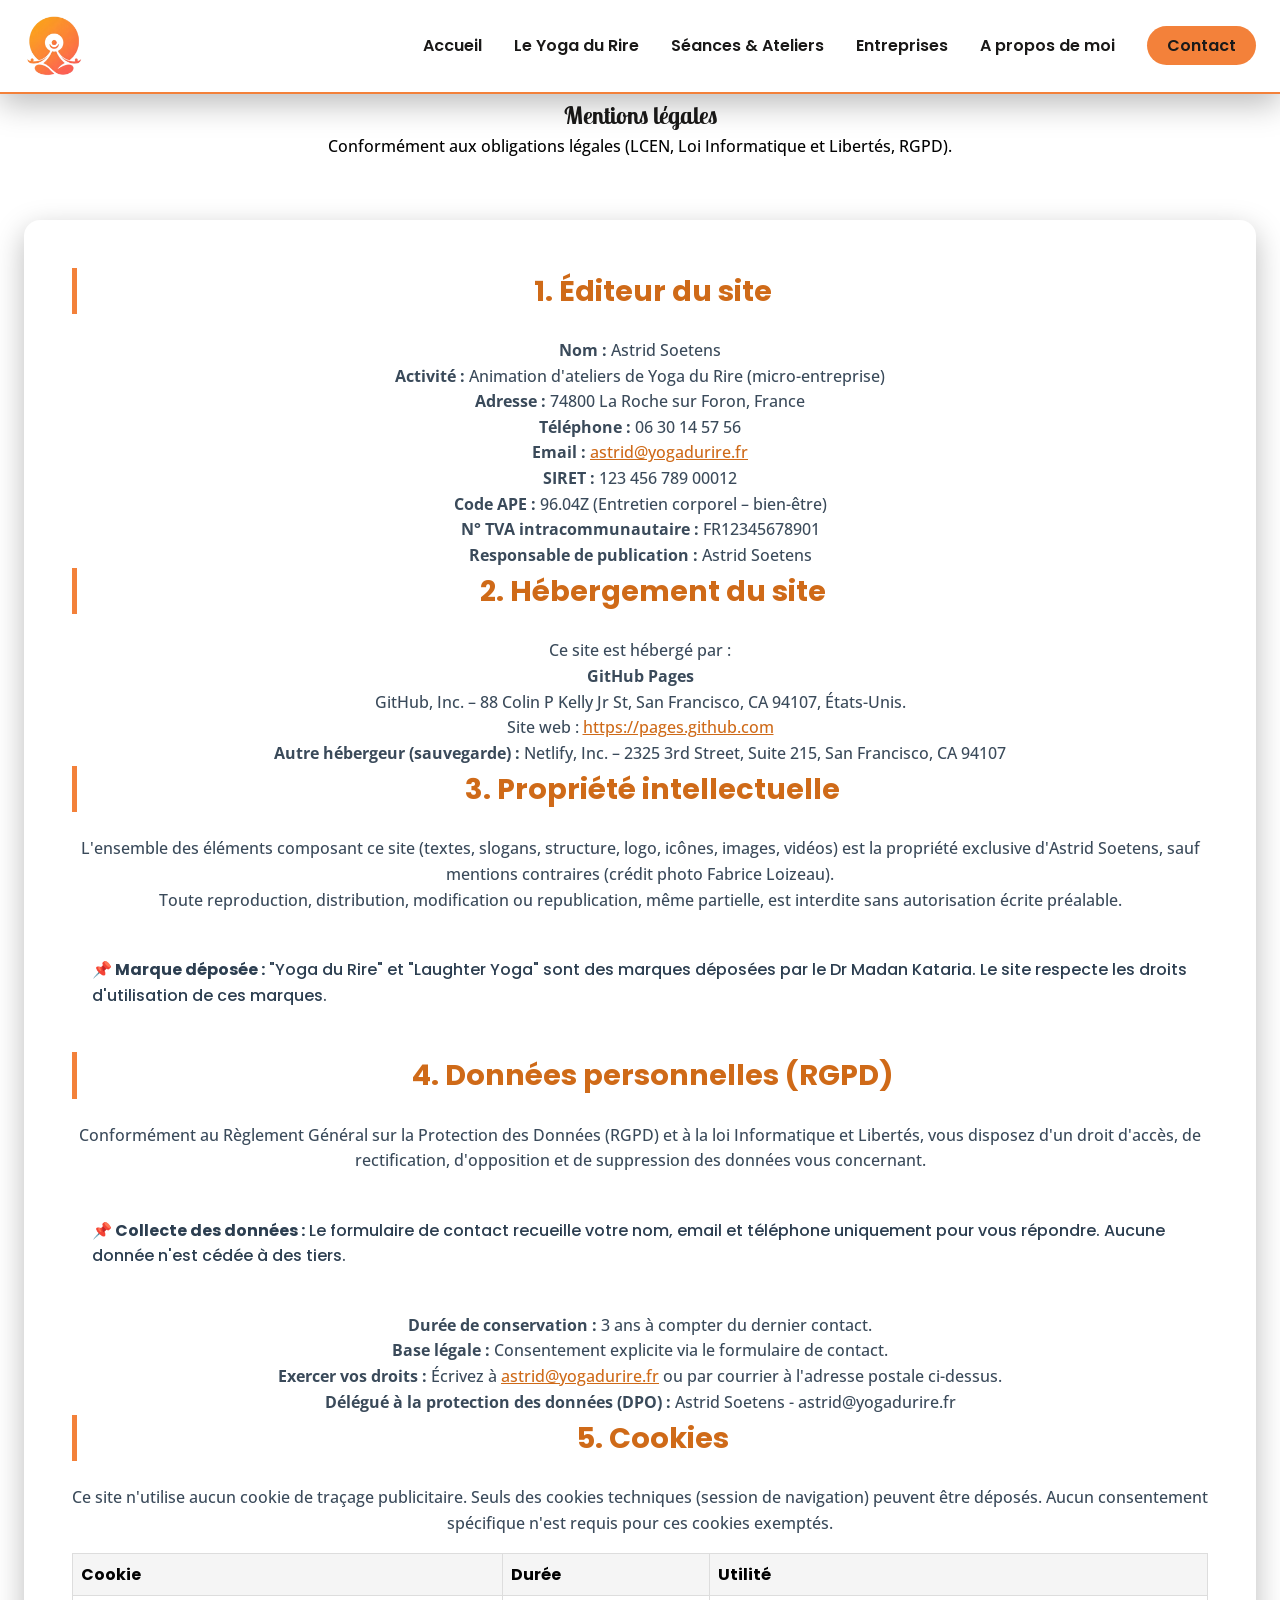
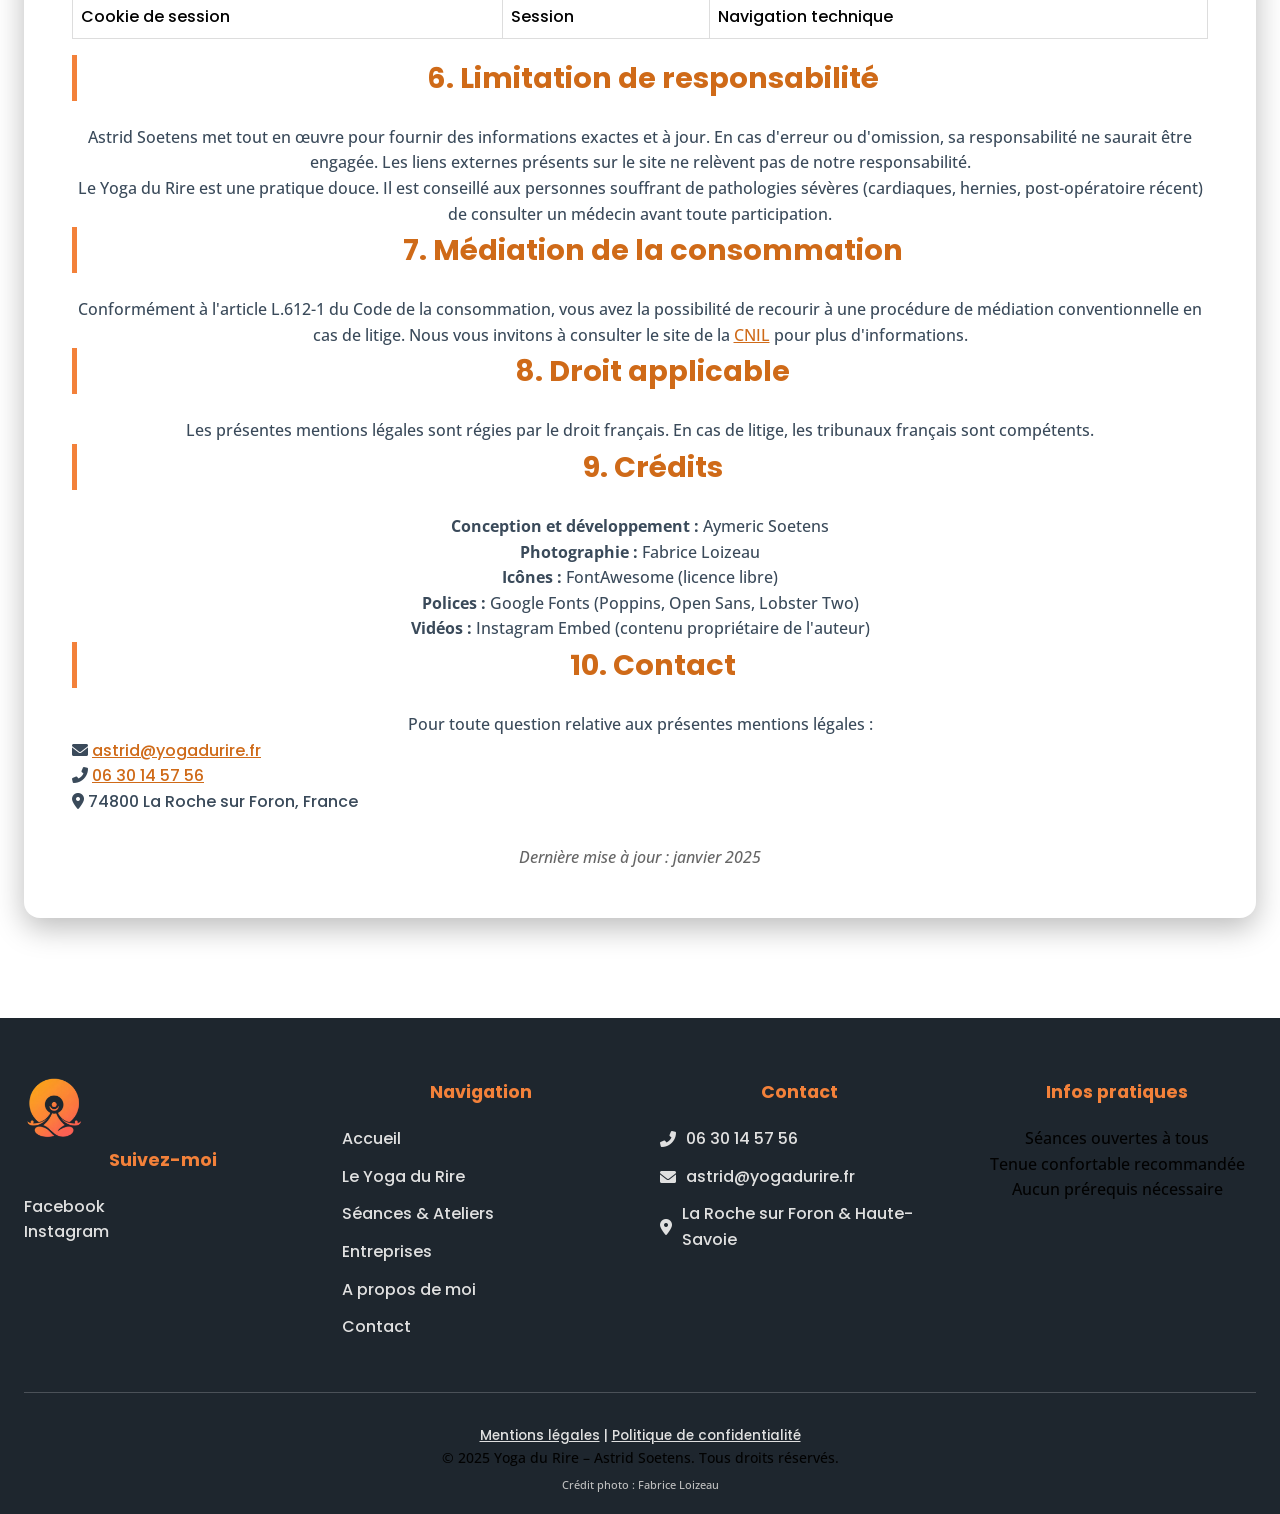
<file: mentions-legales.html>
<!DOCTYPE html>
<html lang="fr">
<head>
    <meta charset="UTF-8">
    <meta name="viewport" content="width=device-width, initial-scale=1.0, viewport-fit=cover">
    
    <!-- META DESCRIPTION -->
    <meta name="description" content="Yoga du Rire à La Roche sur Foron et Haute-Savoie. Pratique accessible, sans humour, pour la santé, la joie et la confiance en soi. Ateliers avec Astrid Soetens.">
    <meta name="keywords" content="yoga du rire, haute-savoie, la roche sur foron, rire thérapie, bien-être, astrid soetens">
    <meta name="author" content="Astrid Soetens - Yoga du Rire">
    <meta name="robots" content="index, follow">
    <meta name="revisit-after" content="7 days">
    
    <!-- TITLE -->
    <title>Mentions légales - Yoga du Rire – Astrid Soetens | Rire pour mieux vivre en Haute-Savoie</title>
    
    <!-- ==================== OPEN GRAPH / FACEBOOK ==================== -->
    <meta property="og:type" content="website">
    <meta property="og:url" content="https://yogadurire.fr/">
    <meta property="og:title" content="Yoga du Rire – Astrid Soetens | Rire pour mieux vivre en Haute-Savoie">
    <meta property="og:description" content="Pratiquez le yoga du rire à La Roche sur Foron et Haute-Savoie. Séances hebdomadaires, ateliers en entreprise et visio. Accessible à tous, sans humour, pour la santé et la joie.">
    <meta property="og:image" content="https://yogadurire.fr/img/og-image.jpg">
    <meta property="og:image:width" content="1200">
    <meta property="og:image:height" content="630">
    <meta property="og:image:alt" content="Astrid Soetens animant une séance de yoga du rire">
    <meta property="og:locale" content="fr_FR">
    <meta property="og:site_name" content="Yoga du Rire - Astrid Soetens">
    <!-- ==================== FAVICONS ==================== -->
<link rel="icon" type="image/svg+xml" href="img/favicon.svg">
<link rel="alternate icon" href="img/favicon.ico">
<link rel="icon" type="image/png" sizes="16x16" href="img/favicon-16x16.png">
<link rel="icon" type="image/png" sizes="32x32" href="img/favicon-32x32.png">
<link rel="apple-touch-icon" sizes="180x180" href="img/apple-touch-icon.png">
<link rel="manifest" href="img/site.webmanifest">
<meta name="msapplication-TileColor" content="#f3813a">
<meta name="theme-color" content="#f3813a">
    
    <!-- Fonts & CSS -->
    <link href="https://fonts.googleapis.com/css2?family=Poppins:wght@400;500;600;700;800&family=Open+Sans:wght@300;400;500;600;700&display=swap" rel="stylesheet">
    <link rel="preconnect" href="https://fonts.googleapis.com">
    <link rel="preconnect" href="https://fonts.gstatic.com" crossorigin>
    <link href="https://fonts.googleapis.com/css2?family=Lobster+Two:ital@1&display=swap" rel="stylesheet">
    <link rel="stylesheet" href="https://cdnjs.cloudflare.com/ajax/libs/font-awesome/6.0.0-beta3/css/all.min.css">
 <link rel="stylesheet" href="css/main.min.css">    
    <!-- Favicons -->
    <link rel="icon" type="image/svg+xml" href="img/favicon.svg">
    <link rel="icon" type="image/png" sizes="32x32" href="img/favicon-32x32.png">
    <link rel="apple-touch-icon" href="img/apple-touch-icon.png">
</head>
<body>
  <a href="#main-content" class="skip-link">Aller au contenu principal</a>
    <header class="header">
        <div class="container">
            <div class="logo">
                <a href="index.html">
                    <img src="img/logo.png" alt="Logo Yoga du Rire Astrid Soetens" class="logo-yoga">
                </a>
            </div>
            <nav class="navbar">
                <ul class="nav-menu">
                    <li><a href="index.html">Accueil</a></li>
                    <li><a href="yoga-du-rire.html">Le Yoga du Rire</a></li>
                    <li><a href="seances.html">Séances & Ateliers</a></li>
                    <li><a href="entreprises.html">Entreprises</a></li>
                    <li><a href="a-propos.html">A propos de moi</a></li>
                    <li><a href="contact.html" class="btn-nav">Contact</a></li>
                </ul>
                <div class="hamburger">
                    <span></span>
                    <span></span>
                    <span></span>
                </div>
            </nav>
        </div>
    </header>
<main id="main-content">
    <section class="page-hero">
        <div class="container">
            <h1>Mentions légales</h1>
            <p>Conformément aux obligations légales (LCEN, Loi Informatique et Libertés, RGPD).</p>
        </div>
    </section>

    <section class="page-content">
        <div class="container">
            <div class="legal-card">
                
                <h2>1. Éditeur du site</h2>
                <p><strong>Nom :</strong> Astrid Soetens</p>
                <p><strong>Activité :</strong> Animation d'ateliers de Yoga du Rire (micro-entreprise)</p>
                <p><strong>Adresse :</strong> 74800 La Roche sur Foron, France</p>
                <p><strong>Téléphone :</strong> 06 30 14 57 56</p>
                <p><strong>Email :</strong> <a href="mailto:astrid@yogadurire.fr">astrid@yogadurire.fr</a></p>
                <p><strong>SIRET :</strong> 123 456 789 00012</p>
                <p><strong>Code APE :</strong> 96.04Z (Entretien corporel – bien-être)</p>
                <p><strong>N° TVA intracommunautaire :</strong> FR12345678901</p>
                <p><strong>Responsable de publication :</strong> Astrid Soetens</p>

                <h2>2. Hébergement du site</h2>
                <p>Ce site est hébergé par :</p>
                <p><strong>GitHub Pages</strong><br>
                GitHub, Inc. – 88 Colin P Kelly Jr St, San Francisco, CA 94107, États-Unis.<br>
                Site web : <a href="https://pages.github.com" target="_blank" rel="noopener">https://pages.github.com</a></p>
                <p><strong>Autre hébergeur (sauvegarde) :</strong> Netlify, Inc. – 2325 3rd Street, Suite 215, San Francisco, CA 94107</p>

                <h2>3. Propriété intellectuelle</h2>
                <p>L'ensemble des éléments composant ce site (textes, slogans, structure, logo, icônes, images, vidéos) est la propriété exclusive d'Astrid Soetens, sauf mentions contraires (crédit photo Fabrice Loizeau).</p>
                <p>Toute reproduction, distribution, modification ou republication, même partielle, est interdite sans autorisation écrite préalable.</p>

                <div class="highlight">
                    <strong>📌 Marque déposée :</strong> "Yoga du Rire" et "Laughter Yoga" sont des marques déposées par le Dr Madan Kataria. Le site respecte les droits d'utilisation de ces marques.
                </div>

                <h2>4. Données personnelles (RGPD)</h2>
                <p>Conformément au Règlement Général sur la Protection des Données (RGPD) et à la loi Informatique et Libertés, vous disposez d'un droit d'accès, de rectification, d'opposition et de suppression des données vous concernant.</p>
                
                <div class="highlight">
                    <strong>📌 Collecte des données :</strong> Le formulaire de contact recueille votre nom, email et téléphone uniquement pour vous répondre. Aucune donnée n'est cédée à des tiers.
                </div>

                <p><strong>Durée de conservation :</strong> 3 ans à compter du dernier contact.</p>
                <p><strong>Base légale :</strong> Consentement explicite via le formulaire de contact.</p>
                <p><strong>Exercer vos droits :</strong> Écrivez à <a href="mailto:astrid@yogadurire.fr">astrid@yogadurire.fr</a> ou par courrier à l'adresse postale ci-dessus.</p>
                
                <p><strong>Délégué à la protection des données (DPO) :</strong> Astrid Soetens - astrid@yogadurire.fr</p>

                <h2>5. Cookies</h2>
                <p>Ce site n'utilise aucun cookie de traçage publicitaire. Seuls des cookies techniques (session de navigation) peuvent être déposés. Aucun consentement spécifique n'est requis pour ces cookies exemptés.</p>
                
                <table style="width:100%; border-collapse: collapse; margin: 1rem 0;">
                    <tr style="background: #f5f5f5;">
                        <th style="padding: 8px; border: 1px solid #ddd; text-align: left;">Cookie</th>
                        <th style="padding: 8px; border: 1px solid #ddd; text-align: left;">Durée</th>
                        <th style="padding: 8px; border: 1px solid #ddd; text-align: left;">Utilité</th>
                    </tr>
                    <tr>
                        <td style="padding: 8px; border: 1px solid #ddd;">Cookie de session</td>
                        <td style="padding: 8px; border: 1px solid #ddd;">Session</td>
                        <td style="padding: 8px; border: 1px solid #ddd;">Navigation technique</td>
                    </tr>
                </table>

                <h2>6. Limitation de responsabilité</h2>
                <p>Astrid Soetens met tout en œuvre pour fournir des informations exactes et à jour. En cas d'erreur ou d'omission, sa responsabilité ne saurait être engagée. Les liens externes présents sur le site ne relèvent pas de notre responsabilité.</p>
                <p>Le Yoga du Rire est une pratique douce. Il est conseillé aux personnes souffrant de pathologies sévères (cardiaques, hernies, post-opératoire récent) de consulter un médecin avant toute participation.</p>

                <h2>7. Médiation de la consommation</h2>
                <p>Conformément à l'article L.612-1 du Code de la consommation, vous avez la possibilité de recourir à une procédure de médiation conventionnelle en cas de litige. Nous vous invitons à consulter le site de la <a href="https://www.cnil.fr" target="_blank" rel="noopener">CNIL</a> pour plus d'informations.</p>

                <h2>8. Droit applicable</h2>
                <p>Les présentes mentions légales sont régies par le droit français. En cas de litige, les tribunaux français sont compétents.</p>

                <h2>9. Crédits</h2>
                <p><strong>Conception et développement :</strong> Aymeric Soetens</p>
                <p><strong>Photographie :</strong> Fabrice Loizeau</p>
                <p><strong>Icônes :</strong> FontAwesome (licence libre)</p>
                <p><strong>Polices :</strong> Google Fonts (Poppins, Open Sans, Lobster Two)</p>
                <p><strong>Vidéos :</strong> Instagram Embed (contenu propriétaire de l'auteur)</p>

                <h2>10. Contact</h2>
                <p>Pour toute question relative aux présentes mentions légales :</p>
                <ul class="contact-info" style="list-style: none; padding-left: 0;">
                    <li><i class="fas fa-envelope"></i> <a href="mailto:astrid@yogadurire.fr">astrid@yogadurire.fr</a></li>
                    <li><i class="fas fa-phone-alt"></i> <a href="tel:+33630145756">06 30 14 57 56</a></li>
                    <li><i class="fas fa-map-marker-alt"></i> 74800 La Roche sur Foron, France</li>
                </ul>

                <p style="margin-top: 30px; font-style: italic; color: #666;">Dernière mise à jour : janvier 2025</p>
            </div>
        </div>
    </section>
</main>
    <footer class="footer">
        <div class="container">
            <div class="footer-grid">
                <div class="footer-col">
                    <div class="footer-logo"><img src="img/logo.png" alt="Logo Yoga du Rire Astrid Soetens" class="logo-yoga"></div>
                    <h4>Suivez-moi</h4>
                    <div class="social-link"><a href="https://www.facebook.com/YogaRireAstridSoetens">Facebook</a></div>
                    <div class="social-link"><a href="https://www.instagram.com/astridyogadurire/">Instagram</a></div>
                </div>
                <div class="footer-col">
                    <h4>Navigation</h4>
                    <ul>
                        <li><a href="index.html">Accueil</a></li>
                        <li><a href="yoga-du-rire.html">Le Yoga du Rire</a></li>
                        <li><a href="seances.html">Séances & Ateliers</a></li>
                        <li><a href="entreprises.html">Entreprises</a></li>
                        <li><a href="a-propos.html">A propos de moi</a></li>
                        <li><a href="contact.html">Contact</a></li>
                    </ul>
                </div>
                <div class="footer-col">
                    <h4>Contact</h4>
                    <ul class="contact-info">
                        <li><i class="fas fa-phone-alt"></i> <a href="tel:+33630145756">06 30 14 57 56</a></li>
                        <li><i class="fas fa-envelope"></i> <a href="mailto:astrid@yogadurire.fr">astrid@yogadurire.fr</a></li>
                        <li><i class="fas fa-map-marker-alt"></i> La Roche sur Foron & Haute-Savoie</li>
                    </ul>
                </div>
                <div class="footer-col">
                    <h4>Infos pratiques</h4>
                    <p>Séances ouvertes à tous<br>Tenue confortable recommandée<br>Aucun prérequis nécessaire</p>
                </div>
            </div>
            <div class="footer-bottom">
                <a href="mentions-legales.html">Mentions légales</a> |
                <a href="politique-confidentialite.html">Politique de confidentialité</a>
                <p>&copy; 2025 Yoga du Rire – Astrid Soetens. Tous droits réservés.</p>
                <p class="credit-photo">Crédit photo : Fabrice Loizeau</p>
            </div>
        </div>
    </footer>

    <script type="module" src="js/main.js"></script>
</body>
</html>
</file>
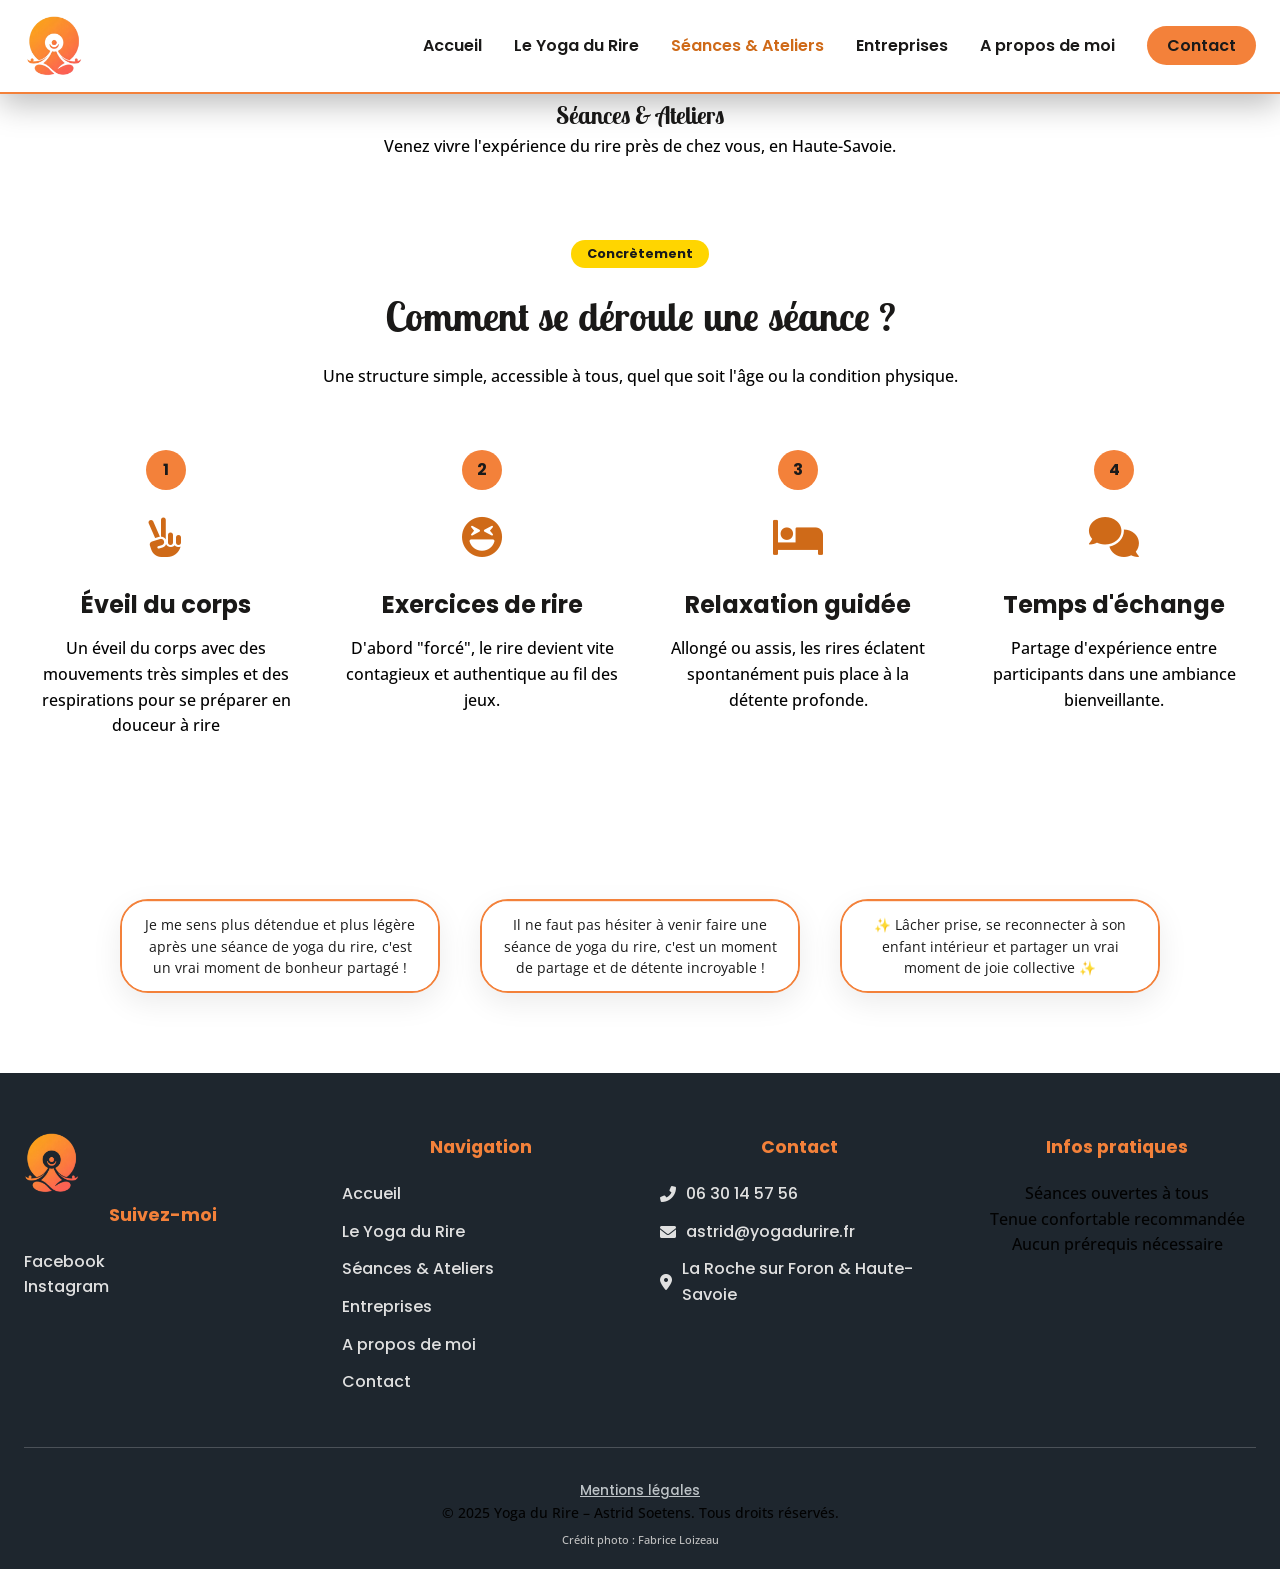
<file: seances.html>
<!DOCTYPE html>
<html lang="fr">

<head>
    <meta charset="UTF-8">
    <meta name="viewport" content="width=device-width, initial-scale=1.0, viewport-fit=cover">

    <!-- META DESCRIPTION -->
    <meta name="description"
        content="Yoga du Rire à La Roche sur Foron et Haute-Savoie. Pratique accessible, sans humour, pour la santé, la joie et la confiance en soi. Ateliers avec Astrid Soetens.">
    <meta name="keywords"
        content="yoga du rire, haute-savoie, la roche sur foron, rire thérapie, bien-être, astrid soetens">
    <meta name="author" content="Astrid Soetens - Yoga du Rire">
    <meta name="robots" content="index, follow">
    <meta name="revisit-after" content="7 days">

    <!-- TITLE -->
    <title>Yoga du Rire – Astrid Soetens | Rire pour mieux vivre en Haute-Savoie</title>

    <!-- ==================== OPEN GRAPH / FACEBOOK ==================== -->
    <meta property="og:type" content="website">
    <meta property="og:url" content="https://yogadurire.fr/">
    <meta property="og:title" content="Yoga du Rire – Astrid Soetens | Rire pour mieux vivre en Haute-Savoie">
    <meta property="og:description"
        content="Pratiquez le yoga du rire à La Roche sur Foron et Haute-Savoie. Séances hebdomadaires, ateliers en entreprise et visio. Accessible à tous, sans humour, pour la santé et la joie.">
    <meta property="og:image" content="https://yogadurire.fr/img/og-image.jpg">
    <meta property="og:image:width" content="1200">
    <meta property="og:image:height" content="630">
    <meta property="og:image:alt" content="Astrid Soetens animant une séance de yoga du rire">
    <meta property="og:locale" content="fr_FR">
    <meta property="og:site_name" content="Yoga du Rire - Astrid Soetens">

    <!-- ==================== FAVICONS ==================== -->
    <link rel="icon" type="image/svg+xml" href="img/favicon.svg">
    <link rel="alternate icon" href="img/favicon.ico">
    <link rel="icon" type="image/png" sizes="16x16" href="img/favicon-16x16.png">
    <link rel="icon" type="image/png" sizes="32x32" href="img/favicon-32x32.png">
    <link rel="apple-touch-icon" sizes="180x180" href="img/apple-touch-icon.png">
    <meta name="msapplication-TileColor" content="#f3813a">
    <meta name="theme-color" content="#f3813a">

    <!-- JSON-LD valide -->
    <script type="application/ld+json">
    {
      "@context": "https://schema.org",
      "@type": "EventSeries",
      "name": "Séance de yoga du rire à La Roche sur Foron",
      "description": "Séance hebdomadaire de yoga du rire ouverte à tous. Participation libre, aucun prérequis nécessaire.",
      "startDate": "2025-01-06T10:30:00+01:00",
      "endDate": "2025-12-29T11:30:00+01:00",
      "eventStatus": "https://schema.org/EventScheduled",
      "image": "https://yogadurire.fr/img/og-image.jpg",
      "performer": {
        "@type": "Person",
        "name": "Astrid Soetens"
      },
      "location": {
        "@type": "Place",
        "name": "La Base du Pays Rochois",
        "address": {
          "@type": "PostalAddress",
          "streetAddress": "156 Avenue Charles de Gaulle",
          "addressLocality": "La Roche sur Foron",
          "postalCode": "74800",
          "addressCountry": "FR"
        }
      },
      "offers": {
        "@type": "Offer",
        "url": "https://yogadurire.fr/seances.html",
        "price": "0",
        "priceCurrency": "EUR",
        "availability": "https://schema.org/InStock",
        "validFrom": "2025-01-01"
      },
      "organizer": {
        "@type": "Person",
        "name": "Astrid Soetens",
        "url": "https://yogadurire.fr/a-propos.html"
      },
      "eventSchedule": {
        "@type": "Schedule",
        "repeatCount": "52",
        "repeatFrequency": "P1W",
        "startDate": "2025-01-06T10:30:00+01:00"
      }
    }
    </script>

    <!-- FONTS & CSS -->
    <link rel="preconnect" href="https://fonts.googleapis.com">
    <link rel="preconnect" href="https://fonts.gstatic.com" crossorigin>
    <link href="https://fonts.googleapis.com/css2?family=Lobster+Two:ital,wght@0,400;0,700;1,400;1,700&display=swap"
        rel="stylesheet">
    <link
        href="https://fonts.googleapis.com/css2?family=Poppins:wght@400;500;600;700;800&family=Open+Sans:wght@300;400;500;600;700&display=swap"
        rel="stylesheet">
    <link rel="stylesheet" href="https://cdnjs.cloudflare.com/ajax/libs/font-awesome/6.0.0-beta3/css/all.min.css">
    <link rel="stylesheet" href="css/main.min.css">
    <!-- CANONICAL URL -->
    <link rel="canonical" href="https://yogadurire.fr/seances.html">

    <!-- ALTERNATE LANGUAGES -->
    <link rel="alternate" hreflang="fr" href="https://yogadurire.fr/seances.html">
</head>

<body>

    <a href="#main-content" class="skip-link">Aller au contenu principal</a>

    <header class="header">
        <div class="container">
            <div class="logo"><a href="index.html">
                    <img src="img/logo.png" alt="Logo Yoga du Rire Astrid Soetens" class="logo-yoga">
                </a></div>
            <nav class="navbar">
                <ul class="nav-menu">
                    <li><a href="index.html">Accueil</a></li>
                    <li><a href="yoga-du-rire.html">Le Yoga du Rire</a></li>
                    <li><a href="seances.html" class="active">Séances & Ateliers</a></li>
                    <li><a href="entreprises.html">Entreprises</a></li>
                    <li><a href="a-propos.html">A propos de moi</a></li>
                    <li><a href="contact.html" class="btn-nav">Contact</a></li>
                </ul>
                <div class="hamburger"><span></span><span></span><span></span></div>
            </nav>
        </div>
    </header>

    <main id="main-content">
        <section class="page-hero">
            <div class="container">
                <h1>Séances & Ateliers</h1>
                <p>Venez vivre l'expérience du rire près de chez vous, en Haute-Savoie.</p>
            </div>
        </section>

        <!-- SECTION DEROULEMENT -->
        <section class="how-it-works">
            <div class="container">
                <div class="section-header">
                    <span class="section-tag">Concrètement</span>
                    <h2>Comment se déroule une séance ?</h2>
                    <p>Une structure simple, accessible à tous, quel que soit l'âge ou la condition physique.</p>
                </div>
                <div class="steps">
                    <div class="step">
                        <div class="step-number">1</div>
                        <div class="step-icon"><i class="fas fa-hand-peace"></i></div>
                        <h3>Éveil du corps</h3>
                        <p>Un éveil du corps avec des mouvements très simples et des respirations pour se préparer en
                            douceur à rire</p>
                    </div>
                    <div class="step">
                        <div class="step-number">2</div>
                        <div class="step-icon"><i class="fas fa-laugh-squint"></i></div>
                        <h3>Exercices de rire</h3>
                        <p>D'abord "forcé", le rire devient vite contagieux et authentique au fil des jeux.</p>
                    </div>
                    <div class="step">
                        <div class="step-number">3</div>
                        <div class="step-icon"><i class="fas fa-bed"></i></div>
                        <h3>Relaxation guidée</h3>
                        <p>Allongé ou assis, les rires éclatent spontanément puis place à la détente profonde.</p>
                    </div>
                    <div class="step">
                        <div class="step-number">4</div>
                        <div class="step-icon"><i class="fas fa-comments"></i></div>
                        <h3>Temps d'échange</h3>
                        <p>Partage d'expérience entre participants dans une ambiance bienveillante.</p>
                    </div>
                </div>
            </div>
        </section>

<section class="instagram-showcase">
            <h2 class="visually-hidden">Témoignages vidéo sur Instagram</h2>
            <div class="container">
                <div class="videos-grid">
                    <!-- Vidéo 1 (existante) -->
                    <div class="video-container">
                        <div class="video-crop-wrapper">
                            <div class="instagram-cropped">
                                <iframe class="instagram-media instagram-media-rendered" title="Vidéo Instagram - Témoignage" src="https://www.instagram.com/reel/DQj800KjGYa/embed/captioned/?cr=1&amp;v=14&amp;wp=600" allowfullscreen="" style="background: white; max-width: 540px; width: 300px !important; border: 1px solid rgb(219, 219, 219); box-shadow: none; display: block; margin: 0px 0px 12px; min-width: 326px; padding: 0px; border: none; overflow: hidden;" height="752"></iframe>
                              
                            </div>
                        </div>
                        <div class="video-credit-link">
                            <a href="https://www.instagram.com/reel/DQj800KjGYa/" target="_blank">
                                <p>Je me sens plus détendue et plus légère après une séance de yoga du rire, c'est un
                                    vrai moment de bonheur partagé !</p>
                            </a>
                        </div>
                    </div>

                    <!-- Vidéo 2 (existante) -->
                    <div class="video-container">
                        <div class="video-crop-wrapper">
                            <div class="instagram-cropped">
                                <iframe class="instagram-media instagram-media-rendered" title="Vidéo Instagram - Témoignage" src="https://www.instagram.com/reel/DNtA0gG2EDp/embed/captioned/?cr=1&amp;v=14&amp;wp=600" allowfullscreen="" style="background: white; max-width: 40px; width: 300px !important; border: 1px solid rgb(219, 219, 219); box-shadow: none; display: block; margin: 0px 0px 12px; min-width: 326px; padding: 0px; border: none; overflow: hidden;" height="788"></iframe>             
                            </div>
                        </div>
                        <div class="video-credit-link">
                            <a href="https://www.instagram.com/reel/DNtA0gG2EDp/" target="_blank">
                                <p>Il ne faut pas hésiter à venir faire une séance de yoga du rire, c'est un moment de
                                    partage et de détente incroyable !</p>
                            </a>
                        </div>
                    </div>
                    <!-- Vidéo 3 : NOUVELLE INTEGRATION AVEC BLOCKQUOTE OFFICIEL (remplace l'ancienne malformée) -->
                    <div class="video-container">
                        <div class="video-crop-wrapper">
                            <div class="instagram-cropped">
                                <!-- BLOCKQUOTE INSTAGRAM FOURNI PAR L'UTILISATEUR -->
                                <iframe class="instagram-media instagram-media-rendered" id="instagram-embed-0" src="https://www.instagram.com/reel/DP_7dDYDPNC/embed/captioned/?cr=1&amp;v=14&amp;wp=350&amp;rd=http%3A%2F%2F127.0.0.1%3A5500&amp;rp=%2Fseances.html#%7B%22ci%22%3A0%2C%22os%22%3A572.8999998569489%2C%22ls%22%3A223.69999980926514%2C%22le%22%3A342.69999980926514%7D" allowtransparency="true" allowfullscreen="" frameborder="0" height="733" data-instgrm-payload-id="instagram-media-payload-0" scrolling="no" style="background: white; max-width: 540px; width: calc(100% - 2px); border-radius: 3px; border: 1px solid rgb(219, 219, 219); box-shadow: none; display: block; margin: 0px 0px 12px; min-width: 326px; padding: 0px;"></iframe>
                            </div>
                        </div>
                        <div class="video-credit-link">
                            <a href="https://www.instagram.com/reel/DP_7dDYDPNC/" target="_blank">
                                <p>✨ Lâcher prise, se reconnecter à son enfant intérieur et partager un vrai moment de
                                    joie collective ✨</p>
                            </a>
                        </div>
                    </div>
                </div>
                <!-- Script Instagram embed (un seul suffit) -->
                <script async="" src="//www.instagram.com/embed.js"></script>
            </div>
        </section>    </main>

    <footer class="footer">
        <div class="container">
            <div class="footer-grid">
                <div class="footer-col">
                    <div class="footer-logo"> <img src="img/logo.png" alt="Logo Yoga du Rire Astrid Soetens"
                            class="logo-yoga" style="width: 55px;"></div>
                    <h4>Suivez-moi</h4>
                    <div class="social-link"><a href="https://www.facebook.com/YogaRireAstridSoetens">Facebook</a></div>
                    <div class="social-link"><a href="https://www.instagram.com/astridyogadurire/">Instagram</a></div>
                </div>
                <div class="footer-col">
                    <h4>Navigation</h4>
                    <ul>
                        <li><a href="index.html">Accueil</a></li>
                        <li><a href="yoga-du-rire.html">Le Yoga du Rire</a></li>
                        <li><a href="seances.html">Séances & Ateliers</a></li>
                        <li><a href="entreprises.html">Entreprises</a></li>
                        <li><a href="a-propos.html">A propos de moi</a></li>
                        <li><a href="contact.html">Contact</a></li>
                    </ul>
                </div>
                <div class="footer-col">
                    <h4>Contact</h4>
                    <ul class="contact-info">
                        <li><i class="fas fa-phone-alt"></i> <a href="tel:+33630145756">06 30 14 57 56</a></li>
                        <li><i class="fas fa-envelope"></i> <a
                                href="mailto:astrid@yogadurire.fr">astrid@yogadurire.fr</a></li>
                        <li><i class="fas fa-map-marker-alt"></i> La Roche sur Foron & Haute-Savoie</li>
                    </ul>
                </div>
                <div class="footer-col">
                    <h4>Infos pratiques</h4>
                    <p>Séances ouvertes à tous<br>Tenue confortable recommandée<br>Aucun prérequis nécessaire</p>
                </div>
            </div>
            <div class="footer-bottom">
                <a href="mentions-legales.html" style="color:#BDC3C7;">Mentions légales</a>
                <p>&copy; 2025 Yoga du Rire – Astrid Soetens. Tous droits réservés.</p>
                <p class="credit-photo">Crédit photo : Fabrice Loizeau</p>
            </div>
        </div>
    </footer>

    <script type="module" src="js/main.js"></script>
</body>

</html>
</file>
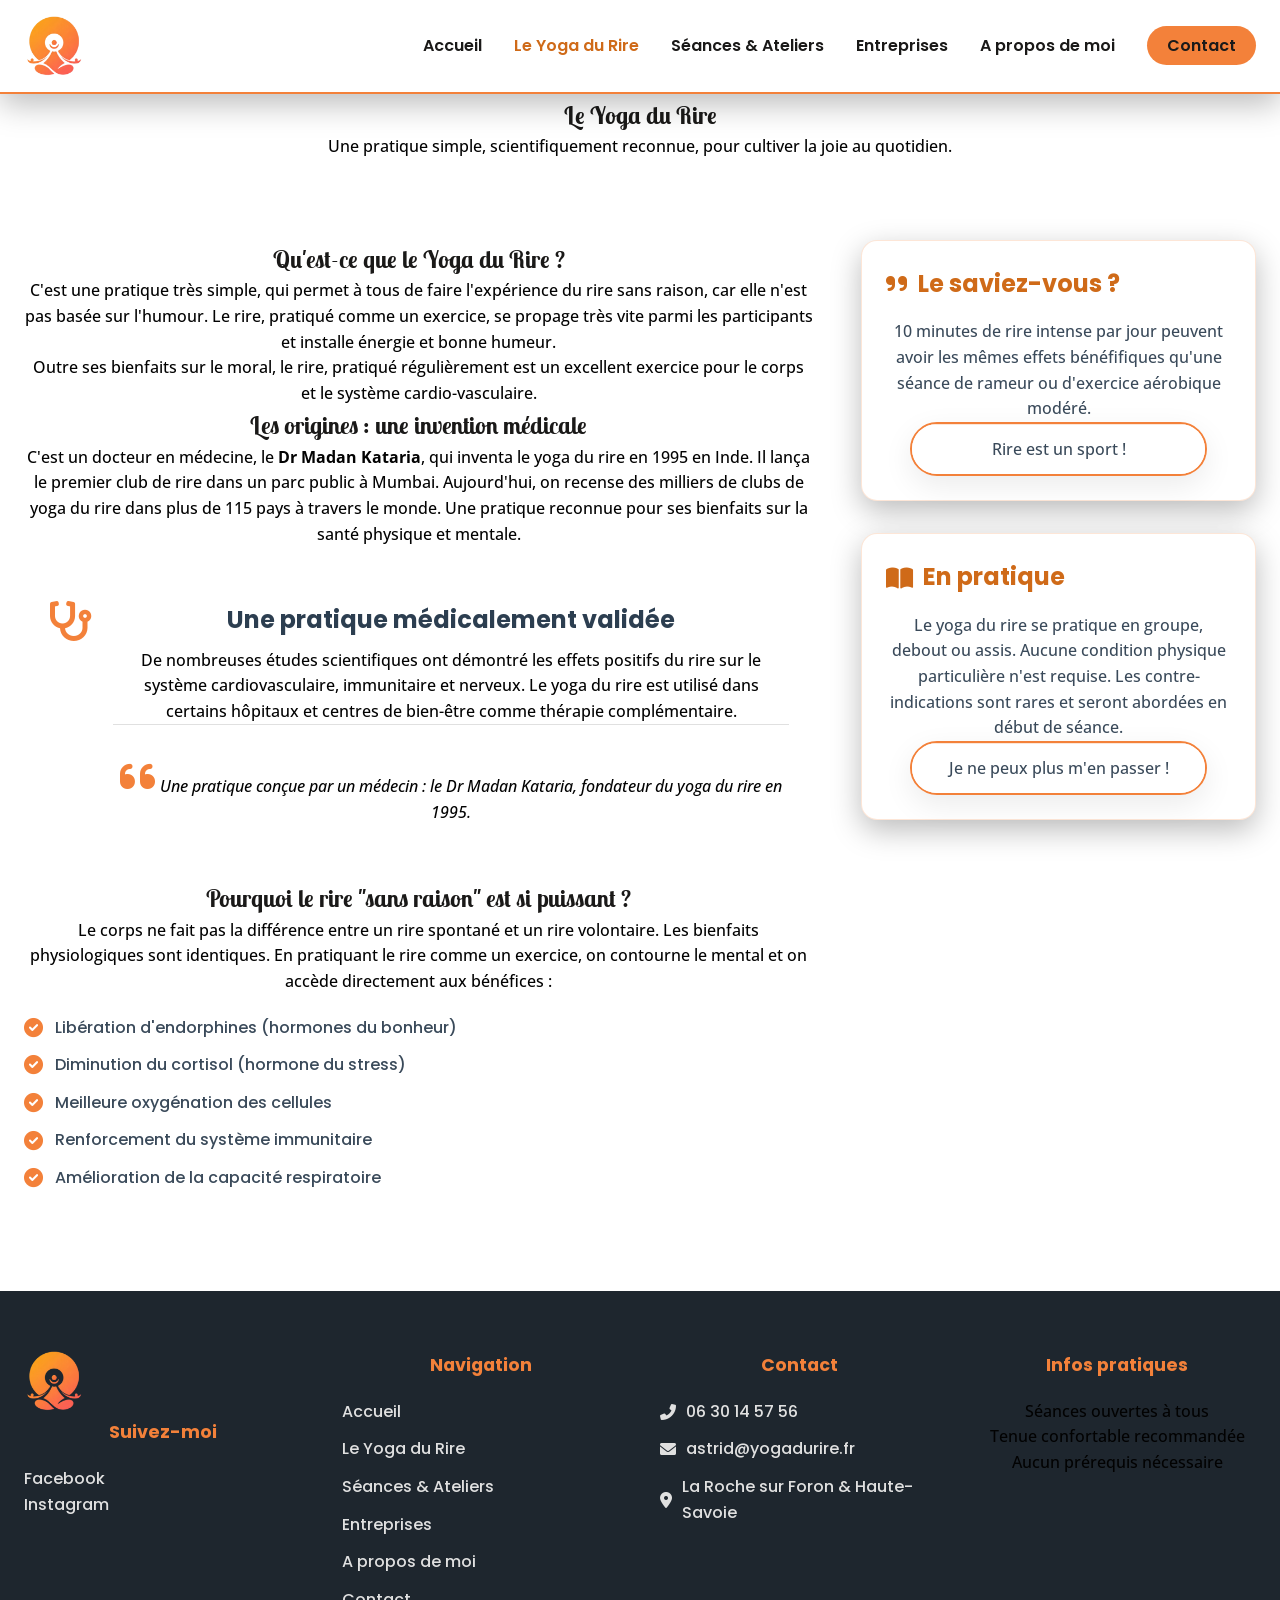
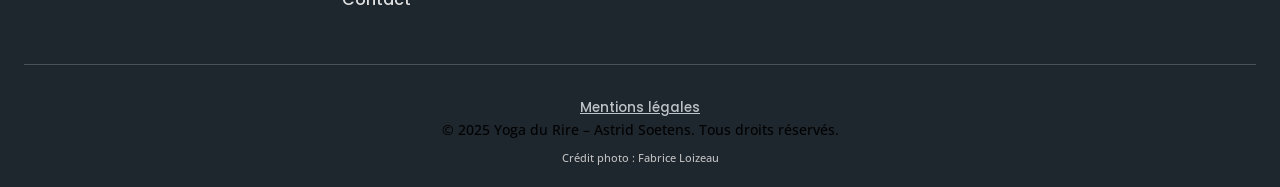
<file: yoga-du-rire.html>
<!DOCTYPE html>
<html lang="fr">

<head>
    <meta charset="UTF-8">
    <meta name="viewport" content="width=device-width, initial-scale=1.0, viewport-fit=cover">

    <!-- META DESCRIPTION -->
    <meta name="description"
        content="Yoga du Rire à La Roche sur Foron et Haute-Savoie. Pratique accessible, sans humour, pour la santé, la joie et la confiance en soi. Ateliers avec Astrid Soetens.">
    <meta name="keywords"
        content="yoga du rire, haute-savoie, la roche sur foron, rire thérapie, bien-être, astrid soetens">
    <meta name="author" content="Astrid Soetens - Yoga du Rire">
    <meta name="robots" content="index, follow">
    <meta name="revisit-after" content="7 days">

    <!-- TITLE -->
    <title>Yoga du Rire – Astrid Soetens | Rire pour mieux vivre en Haute-Savoie</title>

    <!-- OPEN GRAPH / FACEBOOK -->
    <meta property="og:type" content="website">
    <meta property="og:url" content="https://yogadurire.fr/">
    <meta property="og:title" content="Yoga du Rire – Astrid Soetens | Rire pour mieux vivre en Haute-Savoie">
    <meta property="og:description"
        content="Pratiquez le yoga du rire à La Roche sur Foron et Haute-Savoie. Séances hebdomadaires, ateliers en entreprise et visio. Accessible à tous, sans humour, pour la santé et la joie.">
    <meta property="og:image" content="https://yogadurire.fr/img/og-image.jpg">
    <meta property="og:image:width" content="1200">
    <meta property="og:image:height" content="630">
    <meta property="og:image:alt" content="Astrid Soetens animant une séance de yoga du rire">
    <meta property="og:locale" content="fr_FR">
    <meta property="og:site_name" content="Yoga du Rire - Astrid Soetens">

    <!-- FAVICONS -->
    <link rel="icon" type="image/svg+xml" href="img/favicon.svg">
    <link rel="alternate icon" href="img/favicon.ico">
    <link rel="icon" type="image/png" sizes="16x16" href="img/favicon-16x16.png">
    <link rel="icon" type="image/png" sizes="32x32" href="img/favicon-32x32.png">
    <link rel="apple-touch-icon" sizes="180x180" href="img/apple-touch-icon.png">
    <meta name="msapplication-TileColor" content="#f3813a">
    <meta name="theme-color" content="#f3813a">

    <!-- JSON-LD valide -->
    <script type="application/ld+json">
    {
      "@context": "https://schema.org",
      "@type": "Article",
      "headline": "Le Yoga du Rire - Origines et bienfaits",
      "description": "Découvrez l'histoire du yoga du rire, une pratique inventée par le Dr Madan Kataria en 1995, et ses nombreux bienfaits sur la santé physique et mentale.",
      "image": "https://yogadurire.fr/img/yoga-du-rire.webp",
      "author": {
        "@type": "Person",
        "name": "Astrid Soetens"
      },
      "publisher": {
        "@type": "Organization",
        "name": "Yoga du Rire - Astrid Soetens",
        "logo": {
          "@type": "ImageObject",
          "url": "https://yogadurire.fr/img/logo.png"
        }
      },
      "datePublished": "2025-01-01",
      "dateModified": "2025-01-01",
      "mainEntityOfPage": {
        "@type": "WebPage",
        "@id": "https://yogadurire.fr/yoga-du-rire.html"
      }
    }
    </script>

    <!-- FONTS & CSS -->
    <link rel="preconnect" href="https://fonts.googleapis.com">
    <link rel="preconnect" href="https://fonts.gstatic.com" crossorigin>
    <link href="https://fonts.googleapis.com/css2?family=Lobster+Two:ital,wght@0,400;0,700;1,400;1,700&display=swap"
        rel="stylesheet">
    <link
        href="https://fonts.googleapis.com/css2?family=Poppins:wght@400;500;600;700;800&family=Open+Sans:wght@300;400;500;600;700&display=swap"
        rel="stylesheet">
    <link rel="stylesheet" href="https://cdnjs.cloudflare.com/ajax/libs/font-awesome/6.0.0-beta3/css/all.min.css">
    <link rel="stylesheet" href="css/main.min.css">
    <!-- CANONICAL -->
    <link rel="canonical" href="https://yogadurire.fr/">
    <link rel="alternate" hreflang="fr" href="https://yogadurire.fr/">

    <style>
        /* Classe utilitaire pour masquer visuellement un élément (accessibilité) */
        .visually-hidden {
            position: absolute;
            width: 1px;
            height: 1px;
            padding: 0;
            margin: -1px;
            overflow: hidden;
            clip: rect(0, 0, 0, 0);
            border: 0;
        }
    </style>
</head>

<body>
    <a href="#main-content" class="skip-link">Aller au contenu principal</a>

    <header class="header">
        <div class="container">
            <div class="logo">
                <a href="index.html">
                    <img src="img/logo.png" alt="Logo Yoga du Rire Astrid Soetens" class="logo-yoga">
                </a>
            </div>
            <nav class="navbar">
                <ul class="nav-menu">
                    <li><a href="index.html">Accueil</a></li>
                    <li><a href="yoga-du-rire.html" class="active">Le Yoga du Rire</a></li>
                    <li><a href="seances.html">Séances & Ateliers</a></li>
                    <li><a href="entreprises.html">Entreprises</a></li>
                    <li><a href="a-propos.html">A propos de moi</a></li>
                    <li><a href="contact.html" class="btn-nav">Contact</a></li>
                </ul>
                <div class="hamburger">
                    <span></span>
                    <span></span>
                    <span></span>
                </div>
            </nav>
        </div>
    </header>

    <main id="main-content">
        <section class="page-hero">
            <div class="container">
                <h1>Le Yoga du Rire</h1>
                <p>Une pratique simple, scientifiquement reconnue, pour cultiver la joie au quotidien.</p>
            </div>
        </section>

        <section class="how-it-works">
            <div class="container">
                <div class="content-grid">
                    <div class="main-content">
                        <h2>Qu'est-ce que le Yoga du Rire ?</h2>
                        <p>C'est une pratique très simple, qui permet à tous de faire l'expérience du rire sans raison,
                            car elle n'est pas basée sur l'humour. Le rire, pratiqué comme un exercice, se propage très
                            vite parmi les participants et installe énergie et bonne humeur.</p>
                        <p>Outre ses bienfaits sur le moral, le rire, pratiqué régulièrement est un excellent exercice
                            pour le corps et le système cardio-vasculaire.</p>

                        <h2>Les origines : une invention médicale</h2>
                        <p>C'est un docteur en médecine, le <strong>Dr Madan Kataria</strong>, qui inventa le yoga du
                            rire en 1995 en Inde. Il lança le premier club de rire dans un parc public à Mumbai.
                            Aujourd'hui, on recense des milliers de clubs de yoga du rire dans plus de 115 pays à
                            travers le monde. Une pratique reconnue pour ses bienfaits sur la santé physique et mentale.
                        </p>

                        <div class="info-box">
                            <i class="fas fa-stethoscope"></i>
                            <div>
                                <h3>Une pratique médicalement validée</h3>
                                <p>De nombreuses études scientifiques ont démontré les effets positifs du rire sur le
                                    système cardiovasculaire, immunitaire et nerveux. Le yoga du rire est utilisé dans
                                    certains hôpitaux et centres de bien-être comme thérapie complémentaire.</p>
                                <div class="how-it-works-footer">
                                    <p><i class="fas fa-quote-left"></i> Une pratique conçue par un médecin : le Dr
                                        Madan Kataria, fondateur du yoga du rire en 1995.</p>
                                </div>
                            </div>
                        </div>

                        <h2>Pourquoi le rire "sans raison" est si puissant ?</h2>
                        <p>Le corps ne fait pas la différence entre un rire spontané et un rire volontaire. Les
                            bienfaits physiologiques sont identiques. En pratiquant le rire comme un exercice, on
                            contourne le mental et on accède directement aux bénéfices :</p>
                        <ul class="benefits-list">
                            <li><i class="fas fa-check-circle"></i> Libération d'endorphines (hormones du bonheur)</li>
                            <li><i class="fas fa-check-circle"></i> Diminution du cortisol (hormone du stress)</li>
                            <li><i class="fas fa-check-circle"></i> Meilleure oxygénation des cellules</li>
                            <li><i class="fas fa-check-circle"></i> Renforcement du système immunitaire</li>
                            <li><i class="fas fa-check-circle"></i> Amélioration de la capacité respiratoire</li>
                        </ul>
                    </div>

                    <aside class="sidebar">
                        <!-- Sidebar card 1 -->
                        <div class="sidebar-card">
                            <h3><i class="fas fa-quote-right"></i> Le saviez-vous ?</h3>
                            <p>10 minutes de rire intense par jour peuvent avoir les mêmes effets bénéfifiques qu'une
                                séance de rameur ou d'exercice aérobique modéré.</p>
                            <div class="instagram-showcase">
                                <h2 class="visually-hidden">Témoignages vidéo sur Instagram</h2>
                                <div class="container">
                                    <div class="videos-grid">
                                        <div class="video-container">
                                            <div class="video-crop-wrapper">
                                                <div class="instagram-cropped">

                                                    <iframe class="instagram-media instagram-media-rendered"
                                                        title="Vidéo Instagram - Témoignage"
                                                        src="https://www.instagram.com/reel/DPZVXDADMRT/embed/captioned/?cr=1&amp;v=14&amp;wp=600"
                                                        allowfullscreen></iframe>
                                                    <div>


                                                    </div>
                                                </div>
                                            </div>
                                            <div class="video-credit-link">
                                                <p>Rire est un sport !</p>

                                            </div>
                                        </div>
                                    </div>
                                </div>
                            </div>
                        </div>
                        <!-- Sidebar card 2 -->
                        <div class="sidebar-card">
                            <h3><i class="fas fa-book-open"></i> En pratique</h3>
                            <p>Le yoga du rire se pratique en groupe, debout ou assis. Aucune condition physique
                                particulière n'est requise. Les contre-indications sont rares et seront abordées
                                en
                                début de séance.</p>
                            <div class="instagram-showcase">
                                <h2 class="visually-hidden">Témoignages vidéo sur Instagram</h2>
                                <div class="container">
                                    <div class="videos-grid">
                                        <div class="video-container">
                                            <div class="video-crop-wrapper">
                                                <div class="instagram-cropped">

                                                    <iframe class="instagram-media instagram-media-rendered"
                                                        title="Vidéo Instagram - Témoignage"
                                                        src="https://www.instagram.com/reel/DO3bmv5jLnI/embed/captioned/?cr=1&amp;v=14&amp;wp=600"
                                                        allowfullscreen></iframe>
                                                    <a href="https://www.instagram.com/reel/DO3bmv5jLnI/?utm_source=ig_embed&amp;utm_campaign=loading"
                                                        target="_blank">
                                                        <div>
                                                    </a>

                                                </div>
                                                <script async src="//www.instagram.com/embed.js"></script>
                                            </div>
                                        </div>
                                        <div class="video-credit-link">
                                                <p>Je ne peux plus m'en passer !</p>
                                            </a>
                                        </div>
                                    </div>
                                </div>
                            </div>
                        </div>
                
                </aside>
            </div> <!-- fin .content-grid -->
            </div> <!-- fin .container -->
        </section> <!-- fin .page-content -->
    </main>

    <footer class="footer">
        <div class="container">
            <div class="footer-grid">
                <div class="footer-col">
                    <div class="footer-logo">
                        <img src="img/logo.png" alt="Logo Yoga du Rire Astrid Soetens" class="logo-yoga">
                    </div>
                    <h3>Suivez-moi</h3>
                    <div class="social-link"><a href="https://www.facebook.com/YogaRireAstridSoetens">Facebook</a></div>
                    <div class="social-link"><a href="https://www.instagram.com/astridyogadurire/">Instagram</a></div>
                </div>
                <div class="footer-col">
                    <h3>Navigation</h3>
                    <ul>
                        <li><a href="index.html">Accueil</a></li>
                        <li><a href="yoga-du-rire.html">Le Yoga du Rire</a></li>
                        <li><a href="seances.html">Séances & Ateliers</a></li>
                        <li><a href="entreprises.html">Entreprises</a></li>
                        <li><a href="a-propos.html">A propos de moi</a></li>
                        <li><a href="contact.html">Contact</a></li>
                    </ul>
                </div>
                <div class="footer-col">
                    <h3>Contact</h3>
                    <ul class="contact-info">
                        <li><i class="fas fa-phone-alt"></i> <a href="tel:+33630145756">06 30 14 57 56</a></li>
                        <li><i class="fas fa-envelope"></i> <a
                                href="mailto:astrid@yogadurire.fr">astrid@yogadurire.fr</a></li>
                        <li><i class="fas fa-map-marker-alt"></i> La Roche sur Foron & Haute-Savoie</li>
                    </ul>
                </div>
                <div class="footer-col">
                    <h3>Infos pratiques</h3>
                    <p>Séances ouvertes à tous<br>Tenue confortable recommandée<br>Aucun prérequis nécessaire</p>
                </div>
            </div>
            <div class="footer-bottom">
                <a href="mentions-legales.html" style="color:#BDC3C7;">Mentions légales</a>
                <p>&copy; 2025 Yoga du Rire – Astrid Soetens. Tous droits réservés.</p>
                <p class="credit-photo">Crédit photo : Fabrice Loizeau</p>
            </div>
        </div>
    </footer>

    <script type="module" src="js/main.js"></script>
</body>

</html>
</file>
<file: css/main.min.css>
*{margin:0;padding:0;box-sizing:border-box}body{font-family:"Poppins",sans-serif;color:#1a1a1a;background-color:#fff;line-height:1.6;overflow-x:hidden}.container{max-width:1280px;margin:0 auto;padding:0 24px}body{font-family:"Poppins",sans-serif;color:#020202;background-color:#fff;line-height:1.6;overflow-x:hidden}h1,h2,h3,h4{font-family:"Lobster Two",sans-serif;text-align:center;color:#1a1918}.section-header{text-align:center;max-width:700px;margin:0 auto 60px}.section-tag{display:inline-block;background:#ffd500;color:#1a1a1a;padding:4px 16px;border-radius:50px;font-size:.8rem;font-weight:700;margin-bottom:16px}.section-header h2{font-family:"Lobster Two",sans-serif;font-size:2.5rem;margin-bottom:16px;color:#1a1918}.section-header p{color:#020202}a:focus-visible,button:focus-visible,input:focus-visible,select:focus-visible,textarea:focus-visible{outline:3px solid #cf6a18;outline-offset:2px;border-radius:4px}.skip-link{position:absolute;top:-40px;left:0;background:#cf6a18;color:#fff;padding:8px 16px;text-decoration:none;z-index:9999;font-weight:600}.skip-link:focus{top:0}@media(prefers-reduced-motion: reduce){*,*::before,*::after{animation-duration:.01ms !important;animation-iteration-count:1 !important;transition-duration:.01ms !important;scroll-behavior:auto !important}}body{font-weight:500}@media(prefers-contrast: more){body{font-weight:500}}.btn{display:inline-flex;align-items:center;gap:10px;padding:12px 28px;border-radius:50px;text-decoration:none;font-weight:700;transition:all .3s ease;border:none;cursor:pointer;font-size:1rem}.btn-primary{background:#f3813a;color:#1a1a1a}.btn-primary:hover{background:#cf6a18;color:#fff;transform:translateY(-3px);box-shadow:0 20px 40px rgba(0,0,0,.473)}.btn-secondary{background:rgba(0,0,0,0);color:#1a1a1a;border:2px solid #1a1a1a}.btn-secondary:hover{background:#f3813a;color:#1a1a1a;transform:translateY(-3px);box-shadow:0 20px 40px rgba(0,0,0,.473)}.btn-large{padding:16px 36px;font-size:1.1rem}.benefits-grid{display:grid;grid-template-columns:repeat(auto-fit, minmax(300px, 1fr));gap:32px}.separateur{width:50%;height:2px;background-color:#1a1a1a;margin:30px auto 40px}.benefit-card{background:#fff;padding:40px 28px;border-radius:16px;text-align:center;box-shadow:0 10px 30px rgba(0,0,0,.267);transition:all .3s ease}.benefit-card:hover{transform:translateY(-8px);box-shadow:0 20px 40px rgba(0,0,0,.473)}.benefit-card-mask{background:#fff;padding:40px 28px;border:3px solid #f3813a;border-radius:16px;text-align:center;box-shadow:0 10px 30px rgba(0,0,0,.267)}.img-card{border:3px solid #f3813a;display:flex;justify-content:center;align-items:center;margin:0 auto 20px;max-width:60%;height:auto;border-radius:12px}.img-card-mask{display:block;max-width:100%;height:100%;margin:-20px auto 0;border-radius:12px}.benefit-icon{width:80px;height:80px;background:linear-gradient;border-radius:50%;display:flex;align-items:center;justify-content:center;margin:0 auto 24px}.benefit-icon i{font-size:2.5rem;color:#cf6a18}h3{font-size:1.5rem;text-align:center;margin-bottom:16px;font-family:"Poppins",sans-serif;font-style:normal;color:#1a1918}p{color:#020202;font-family:"Open Sans",sans-serif;font-style:bold;text-align:center}.agenda-card-text{margin:30px}.agenda-card{border-radius:24px;padding:2rem 1.8rem;position:relative;overflow:hidden;height:100%;display:flex;flex-direction:column}.agenda-card .session-icon{font-size:2.8rem;color:#cf6a18;margin-bottom:1.5rem;background:rgba(243,129,58,.1);width:70px;height:70px;display:flex;align-items:center;justify-content:center;border-radius:20px;transition:all .3s}.agenda-card h3{font-size:2.5rem;margin-bottom:1rem;font-weight:700;color:#1a1918;font-family:"Lobster Two",sans-serif;font-style:normal;text-align:center}.agenda-card p{color:#020202;line-height:1.65;flex-grow:1;text-align:center}.agenda-card-text{color:#020202;line-height:1.65;flex-grow:1;font-size:1.2rem;text-align:center}.agenda-grid{border:3px solid #f3813a;border-radius:24px;padding:2rem 1.8rem;position:relative;overflow:hidden;height:100%;display:flex;flex-direction:column}.enterprise-card{background:#fff;border-radius:24px;padding:2rem 1.8rem;box-shadow:0 10px 30px rgba(0,0,0,.267);transition:all .4s ease;border:1px solid rgba(243,129,58,.15);position:relative;overflow:hidden;height:100%;display:flex;flex-direction:column;margin-bottom:20px}.enterprise-card:hover{transform:translateY(-12px);box-shadow:0 25px 45px -12px rgba(0,0,0,.25);border-color:#f3813a}.enterprise-card:hover::before{opacity:1}.enterprise-card:hover .card-icon{background:#f3813a;color:#1a1a1a;transform:scale(1.02)}.enterprise-card::before{content:"";position:absolute;top:0;left:0;width:6px;height:100%;background:linear-gradient;opacity:0;transition:opacity .3s ease}.enterprise-card .card-icon{font-size:2.8rem;color:#cf6a18;margin-bottom:1.5rem;background:rgba(243,129,58,.1);width:70px;height:70px;display:flex;align-items:center;justify-content:center;border-radius:20px;transition:all .3s}.enterprise-card h3{font-size:1.6rem;margin-bottom:1rem;font-weight:700;color:#1a1918;font-family:"Poppins",sans-serif;font-style:normal;text-align:center}.enterprise-card p{color:#020202;line-height:1.65;flex-grow:1;text-align:center}.video-card{background:#fff;border-radius:24px;overflow:hidden;width:100%;box-shadow:0 20px 40px rgba(0,0,0,.582);transition:transform .3s ease,box-shadow .3s ease;opacity:0;animation:videoReveal 1.5s cubic-bezier(0.2, 0.9, 0.4, 1.1) forwards;animation-delay:.5s}@keyframes videoReveal{0%{opacity:0;transform:translateY(30px) scale(0.96)}100%{opacity:1;transform:translateY(0) scale(1)}}.video-card:hover{box-shadow:0 30px 50px rgba(0,0,0,.459)}.video-crop-wrapper{max-height:800px;border:none;overflow:hidden;background:#f5f5f5;display:flex;justify-content:center;align-items:flex-start}.instagram-cropped{transform:translateY(40px);margin:-100px -10px;max-height:550px;animation:contentFadeIn 3s ease-out forwards}@keyframes contentFadeIn{from{opacity:0}to{opacity:1}}.instagram-cropped .instagram-cropped .instagram-media,.instagram-cropped .instagram-cropped iframe,.instagram-cropped .instagram-cropped blockquote{margin:0 auto !important;width:100% !important;min-width:326px !important;max-width:540px !important}.video-credit-link{text-align:center;padding:12px 16px;background:#fff;border-top:1px solid rgba(243,129,58,.2)}.video-credit-link a{font-size:.85rem;color:#5a6a7a;text-decoration:none;display:flex;justify-content:center;align-items:center;gap:8px;transition:color .3s ease;font-weight:400}.video-credit-link a:hover{color:#f3813a}.video-credit-link a p{color:#1a1a1a;margin:0}.videos-grid{display:flex;flex-wrap:wrap;justify-content:center;gap:40px}.video-container{max-width:320px;flex:1 1 280px;min-width:280px;background:rgba(0,0,0,0);border-radius:28px;box-shadow:0 10px 30px rgba(0,0,0,.08);overflow:hidden;transition:all .3s ease;border:2px solid #f3813a}.video-container:hover{box-shadow:0 20px 40px rgba(0,0,0,.507)}.hero-video{width:100%;display:flex;justify-content:center}.form-group{margin-bottom:24px}.form-group label{display:block;margin-bottom:8px;font-weight:600;color:#2c3e50}.form-group input,.form-group select,.form-group textarea{width:100%;padding:12px 16px;border:1px solid #ccc;border-radius:12px;font-family:inherit;transition:all .3s ease;color:#2c3e50}.form-group input:focus,.form-group select:focus,.form-group textarea:focus{outline:none;border-color:#f3813a;box-shadow:0 0 0 3px rgba(255,140,66,.1)}.form-note{font-size:.8rem;color:#5a6a7a;margin-top:16px}.form-message{padding:15px 20px;border-radius:12px;margin-bottom:25px;text-align:center;display:none;font-family:"Open Sans",sans-serif}.form-message.success{background:#d4edda;color:#155724;border:1px solid #c3e6cb;display:block}.form-message.error{background:#f8d7da;color:#721c24;border:1px solid #f5c6cb;display:block}.sidebar .sidebar-card{background:#fff;border-radius:16px;padding:24px;box-shadow:0 10px 30px rgba(0,0,0,.267);margin-bottom:32px;border:1px solid rgba(243,129,58,.2)}.sidebar .sidebar-card h3{font-family:"Poppins",sans-serif;font-style:normal;color:#cf6a18;margin-bottom:16px;display:flex;align-items:center;gap:10px}.sidebar .sidebar-card p{color:#3a4a5a}.info-box{display:flex;gap:20px;background:rgba(219,210,78,0);padding:24px;border-radius:16px;margin:30px 0;align-items:flex-start}.info-box i{font-size:2.5rem;color:#f3813a}.info-box h3{margin-bottom:8px;color:#2c3e50}.info-box p{color:#3a4a5a;margin-bottom:0}.benefits-list{list-style:none;padding-left:0;margin:20px 0}.benefits-list li{margin-bottom:12px;display:flex;align-items:center;gap:12px;color:#3a4a5a}.benefits-list li i{color:#f3813a;font-size:1.2rem}.header{position:fixed;top:0;left:0;width:100%;background:#fff;box-shadow:0 10px 30px rgba(0,0,0,.267);z-index:1000;padding:16px 0;transition:all .3s ease;border-bottom:2px solid #f3813a}.header .container{display:flex;align-items:center;justify-content:space-between}.logo a{display:flex;align-items:center;gap:12px;text-decoration:none;color:#1a2a3a}.logo-yoga{width:60px;height:60px;-o-object-fit:contain;object-fit:contain}.nav-menu{display:flex;gap:32px;list-style:none}.nav-menu a{text-decoration:none;color:#1a1918;font-weight:600;transition:all .3s ease}.nav-menu a:hover,.nav-menu a.active{color:#cf6a18}.btn-nav{background:#f3813a;color:#1a1a1a !important;padding:8px 20px;border-radius:50px;font-weight:700}.btn-nav:hover{background:#cf6a18;color:#fff !important;transform:translateY(-2px)}.hamburger{display:none;flex-direction:column;cursor:pointer}.hamburger span{width:25px;height:3px;background:#1a2a3a;margin:3px 0;transition:all .3s ease;border-radius:3px}.footer{background:#1e262e;color:#fff;padding:60px 0 20px}.footer .footer-grid{display:grid;grid-template-columns:repeat(auto-fit, minmax(220px, 1fr));gap:40px;margin-bottom:40px}.footer .footer-col h4,.footer .footer-col h3{margin-bottom:20px;font-size:1.1rem;color:#f3813a;font-family:"Poppins",sans-serif;font-style:normal}.footer .footer-col ul{list-style:none}.footer .footer-col ul li{margin-bottom:12px}.footer .footer-col a{color:#e0e0e0;text-decoration:none;transition:all .3s ease}.footer .footer-col a:hover{color:#ffd500;text-decoration:underline}.footer .footer-col .contact-info li{display:flex;align-items:center;gap:10px;color:#e0e0e0}.footer .footer-col .contact-info li a{color:#e0e0e0}.footer .footer-col .contact-info li a:hover{color:#ffd500}.footer .footer-bottom{text-align:center;padding-top:32px;border-top:1px solid hsla(0,0%,100%,.2);font-size:.85rem;color:#e0e0e0}.footer .footer-bottom a{color:#e0e0e0}.footer .footer-bottom a:hover{color:#ffd500}.footer .credit-photo{font-size:.7rem;margin-top:8px;color:silver}.hero{background:linear-gradient;margin-top:80px;padding:60px 0}.page-hero{padding:96px 0 0px;text-align:center;position:relative;overflow:hidden}body.home{background:linear-gradient}body.home::before{content:"";position:absolute;top:50;left:0;width:100%;height:100%;background-image:url("../../img/ydrcrop.gif");background-size:cover;background-position:center;background-repeat:no-repeat;opacity:.7;pointer-events:none;z-index:-1}body.home .container{position:relative;z-index:1}.hero-wrapper{display:flex;align-items:center;gap:60px;flex-wrap:wrap}.hero-content{flex:1.2;min-width:0}.hero-badge{background:#ffd500;color:#1a1a1a;padding:6px 16px;border-radius:50px;font-size:.85rem;font-weight:700;display:inline-block;margin-bottom:24px}.hero h1{font-family:"Lobster Two",sans-serif;font-size:3.5rem;line-height:1.2;margin-bottom:24px;color:#1a1918}.hero p{font-size:1.2rem;color:#020202;margin-bottom:32px}.hero-buttons{display:flex;gap:16px;flex-wrap:wrap}.skip-link{position:absolute;top:-40px;left:0;background:var(--primary-dark);color:#fff;padding:8px 16px;text-decoration:none;z-index:9999;font-weight:600;border-radius:0 0 4px 0}.skip-link:focus{top:0}section{padding:80px 0}.section-title{text-align:center;margin-bottom:60px}.section-title h2{font-size:2.5rem;color:#1a1918;font-family:"Poppins",sans-serif;font-weight:600}.section-title p{font-size:1.1rem;color:#020202;max-width:600px;margin:16px auto 0}.page-content{padding:60px 0}.content-grid{display:grid;grid-template-columns:2fr 1fr;gap:48px}.main-content p{color:#020202}.main-content h2{color:#1a1918}.how-it-works{background:#fff}.how-it-works .steps{display:grid;grid-template-columns:repeat(auto-fit, minmax(220px, 1fr));gap:32px}.how-it-works .step{text-align:center}.how-it-works .step .step-number{width:40px;height:40px;background:#f3813a;color:#1a1a1a;border-radius:50%;display:flex;align-items:center;justify-content:center;font-weight:700;margin:0 auto 16px}.how-it-works .step .step-icon{font-size:2.5rem;color:#cf6a18;margin-bottom:16px}.how-it-works .step h3{margin-bottom:12px;font-family:"Poppins",sans-serif;font-style:normal;color:#1a1918}.how-it-works .step p{color:#020202}.how-it-works .how-it-works-footer{text-align:center;font-style:italic;color:#020202;padding-top:32px;border-top:1px solid #e0e0e0}.cta{background:linear-gradient;color:#1a1a1a;text-align:center}.cta h2{font-size:2.5rem;margin-bottom:16px;color:#1a1a1a}.cta p{font-size:1.1rem;max-width:600px;margin:0 auto 32px;color:#1a1a1a;font-weight:500}.cta .btn-primary{background:#1a1918;color:#fff}.cta .btn-primary:hover{color:#fff;transform:translateY(-3px)}.session-image{width:80%;height:auto;border-radius:12px;margin-top:20px;border:5px solid #f3813a}.text-center{text-align:center}.visually-hidden{position:absolute;width:1px;height:1px;padding:0;margin:-1px;overflow:hidden;clip:rect(0, 0, 0, 0);border:0}.agenda-card-title{font-size:1.8rem;color:#cf6a18;margin-bottom:16px;font-family:"Poppins",sans-serif;font-style:normal;text-align:center}.about-photo{text-align:center;margin-bottom:2.5rem}.about-image{width:480px;max-width:85%;height:auto;border-radius:10%;border:5px solid #f3813a;box-shadow:0 20px 40px rgba(0,0,0,.473);margin:0 auto;display:block}.certifications{text-align:center;margin-bottom:60px}.certifications h3{text-align:center;margin-bottom:2rem;font-size:1.8rem;position:relative;display:inline-block;padding-bottom:10px;color:#2c3e50}.certifications h3:after{content:"";position:absolute;bottom:0;left:50%;transform:translateX(-50%);width:60px;height:3px;background:#f3813a;border-radius:3px}.cert-grid{display:flex;justify-content:center;align-items:center;gap:2.5rem;flex-wrap:wrap;margin-top:2rem}.cert-image{width:400px;max-width:100%;height:auto;border-radius:16px;box-shadow:0 10px 30px rgba(0,0,0,.267);transition:all .3s ease;border:2px solid rgba(255,140,66,.2)}.cert-image:hover{transform:translateY(-5px);box-shadow:0 20px 40px rgba(0,0,0,.473);border-color:#f3813a}.signature{margin-top:28px;font-family:"Poppins",sans-serif;font-style:italic;color:#cf6a18;font-size:1.1rem;border-top:1px dashed #f3813a;padding-top:20px;display:inline-block}.contact-grid{display:grid;grid-template-columns:1fr 1fr;gap:48px}.contact-form-container,.contact-info-container{background:#fff;padding:32px;border-radius:16px;box-shadow:0 10px 30px rgba(0,0,0,.267)}.contact-form-container h2{color:#2c3e50;margin-bottom:24px}.contact-photo{text-align:center;margin-bottom:2rem}.contact-photo .about-image{width:100%;max-width:280px;border-radius:50%;border:4px solid #f3813a;box-shadow:0 10px 30px rgba(0,0,0,.267)}.contact-info-container{display:flex;flex-direction:column;gap:24px}.contact-card{background:#fff;padding:24px;border-radius:16px;box-shadow:0 10px 30px rgba(0,0,0,.267);border:1px solid rgba(243,129,58,.2);transition:all .3s ease}.contact-card:hover{transform:translateY(-5px);box-shadow:0 20px 40px rgba(0,0,0,.473);border-color:#f3813a}.contact-card h3{margin-bottom:16px;font-family:"Poppins",sans-serif;font-style:normal;color:#cf6a18;display:flex;align-items:center;gap:10px}.contact-card h3 i{font-size:1.5rem}.contact-card p,.contact-card a{color:#3a4a5a}.social-links{display:flex;flex-direction:column;gap:12px}.social-links a{display:inline-flex;align-items:center;gap:10px;padding:10px 16px;background:rgba(243,129,58,.1);border-radius:50px;transition:all .3s ease;width:-moz-fit-content;width:fit-content;color:#2c3e50;text-decoration:none;font-weight:500}.social-links a:hover{background:#f3813a;color:#2c3e50;transform:translateX(5px)}.social-links a i{font-size:1.2rem}.legal-card{background:#fff;border-radius:16px;box-shadow:0 10px 30px rgba(0,0,0,.267);padding:48px;margin-bottom:40px}.legal-card h2{color:#cf6a18;margin-bottom:24px;font-size:1.8rem;border-left:5px solid #f3813a;padding-left:20px;font-family:"Poppins",sans-serif;font-style:normal}.legal-card p,.legal-card li{color:#3a4a5a}.legal-card a{color:#cf6a18}.highlight{background:rgba(219,210,78,0);padding:20px;border-radius:12px;margin:24px 0;color:#2c3e50}.error-404{text-align:center;padding:85px 20px;min-height:60vh;display:flex;align-items:center;justify-content:center}.error-container{max-width:600px;margin:0 auto;padding:50px 20px}.error-code{font-size:8rem;font-weight:700;color:var(--primary);font-family:"Lobster Two",sans-serif;line-height:1;margin-top:40px}.error-message{font-size:1.5rem;color:var(--text-dark)}.error-description{color:var(--text-body);margin-bottom:30px;font-size:1.1rem}.error-buttons{display:flex;gap:16px;justify-content:center;flex-wrap:wrap}.error-icon{font-size:4rem;color:var(--secondary);margin-bottom:20px}@media(max-width: 768px){.error-code{font-size:5rem}.error-message{font-size:1.2rem}}@media(max-width: 992px){.hero h1{font-size:2.5rem}.content-grid,.contact-grid{grid-template-columns:1fr}.hero-wrapper{flex-direction:column;text-align:center;gap:40px}.hero-content{text-align:center}.hero-buttons{justify-content:center}.hero-video{max-width:450px;margin:0 auto}}@media(max-width: 768px){.hamburger{display:flex !important}.nav-menu{position:fixed;left:-100%;top:80px;flex-direction:column;background:#fff;width:100%;text-align:center;transition:.3s;box-shadow:0 10px 30px rgba(0,0,0,.267);padding:32px 0;gap:24px}.nav-menu.active{left:0}.hero-content{min-width:0}.hero h1,.page-hero h1{font-size:2rem !important}.page-hero{padding:120px 0 50px !important}.section-header h2{font-size:1.8rem}.benefits-grid,.steps{gap:24px}.videos-grid{gap:0px}.video-container{max-width:100% !important;min-width:60% !important;margin-bottom:20px}.footer-grid{grid-template-columns:1fr;text-align:center}.contact-info li{justify-content:center}.legal-card{padding:24px}.contact-grid{gap:32px}.contact-photo .about-image{max-width:220px}.social-links a{width:100%;justify-content:center}}@media(max-width: 480px){.video-container{max-width:100% !important;min-width:0 !important;width:100%;flex-basis:100%;margin-bottom:20px}.instagram-cropped .instagram-media,.instagram-cropped iframe,.instagram-cropped blockquote{width:100% !important;min-width:300px !important;max-width:450px !important;margin-left:8px !important;margin-right:0 !important}.hero,.page-hero{padding:100px 10px 40px;overflow-x:hidden}.hero-badge{font-size:.75rem;padding:4px 12px}.hero h1{font-size:1.6rem !important}.hero p{font-size:.9rem}.hero-buttons .btn{white-space:normal;padding:10px 16px;font-size:.9rem}body{overflow-x:hidden}.hero-wrapper{display:flex;flex-direction:column;gap:20px}.hero-content{min-width:0}.hero h1,.page-hero h1{font-size:1.6rem !important;line-height:1.2}.hero-badge{font-size:.7rem;padding:4px 10px}.content-grid{grid-template-columns:1fr;gap:24px;padding:0}.benefits-grid,.steps{grid-template-columns:1fr}.benefit-card,.session-card,.enterprise-card{margin-left:0;margin-right:0;width:100%}.cta .btn-primary{white-space:normal;font-size:.9rem;padding:12px 18px}.hero-buttons{flex-direction:column;align-items:center}.btn{justify-content:center;width:100%;max-width:320px}.video-crop-wrapper{max-height:800px}.instagram-cropped{transform:translatey(50px);margin:-100px -10px}.instagram-cropped .instagram-media,.instagram-cropped iframe,.instagram-cropped blockquote{width:100% !important;min-width:0 !important;max-width:100% !important}.videos-grid{gap:20px}.benefit-card,.session-card,.enterprise-card{padding:1.5rem 1.2rem}.steps{gap:20px}.info-box{flex-direction:column;gap:12px}.sidebar .sidebar-card,.contact-form-container,.contact-info-container,.legal-card{padding:20px 16px}.footer{padding:40px 0 20px}.footer-grid{gap:30px}.contact-grid{gap:24px}}.hamburger span{transition:all .3s ease}.hamburger.active span:nth-child(1){transform:rotate(45deg) translate(5px, 5px)}.hamburger.active span:nth-child(2){opacity:0}.hamburger.active span:nth-child(3){transform:rotate(-45deg) translate(5px, -5px)}.newsletter{background:linear-gradient(135deg, #fef3e8 0%, #fff5eb 100%);padding:60px 0;border-top:1px solid rgba(243,129,58,.2);border-bottom:1px solid rgba(243,129,58,.2)}.newsletter .newsletter-content{text-align:center;max-width:600px;margin:0 auto}.newsletter .newsletter-icon{font-size:48px;color:#f3813a;margin-bottom:20px}.newsletter h2{font-size:32px;color:#1a2a3a;margin-bottom:16px;font-family:"Lobster Two",cursive}.newsletter p{color:#4a5a6a;margin-bottom:30px}.newsletter .newsletter-form .form-group{display:flex;gap:12px;margin-bottom:20px}.newsletter .newsletter-form .form-group input{flex:1;padding:14px 20px;border:2px solid #e0e0e0;border-radius:50px;font-size:16px;transition:all .3s ease}.newsletter .newsletter-form .form-group input:focus{outline:none;border-color:#f3813a;box-shadow:0 0 0 3px rgba(243,129,58,.2)}.newsletter .newsletter-form .form-group button{padding:14px 32px;white-space:nowrap}.newsletter .newsletter-form .form-check{text-align:left;margin-bottom:20px}.newsletter .newsletter-form .form-check input{margin-right:10px}.newsletter .newsletter-form .form-check label{font-size:13px;color:#4a5a6a}.newsletter .newsletter-form .form-check label a{color:#f3813a;text-decoration:underline}.newsletter .newsletter-form .form-message{font-size:14px;margin-top:15px}.newsletter .newsletter-form .form-message.success{color:#27ae60}.newsletter .newsletter-form .form-message.error{color:#e74c3c}.newsletter .newsletter-note{font-size:12px;color:#95a5a6;margin-top:20px}.newsletter .newsletter-note i{margin-right:5px}/*# sourceMappingURL=main.min.css.map */
</file>
